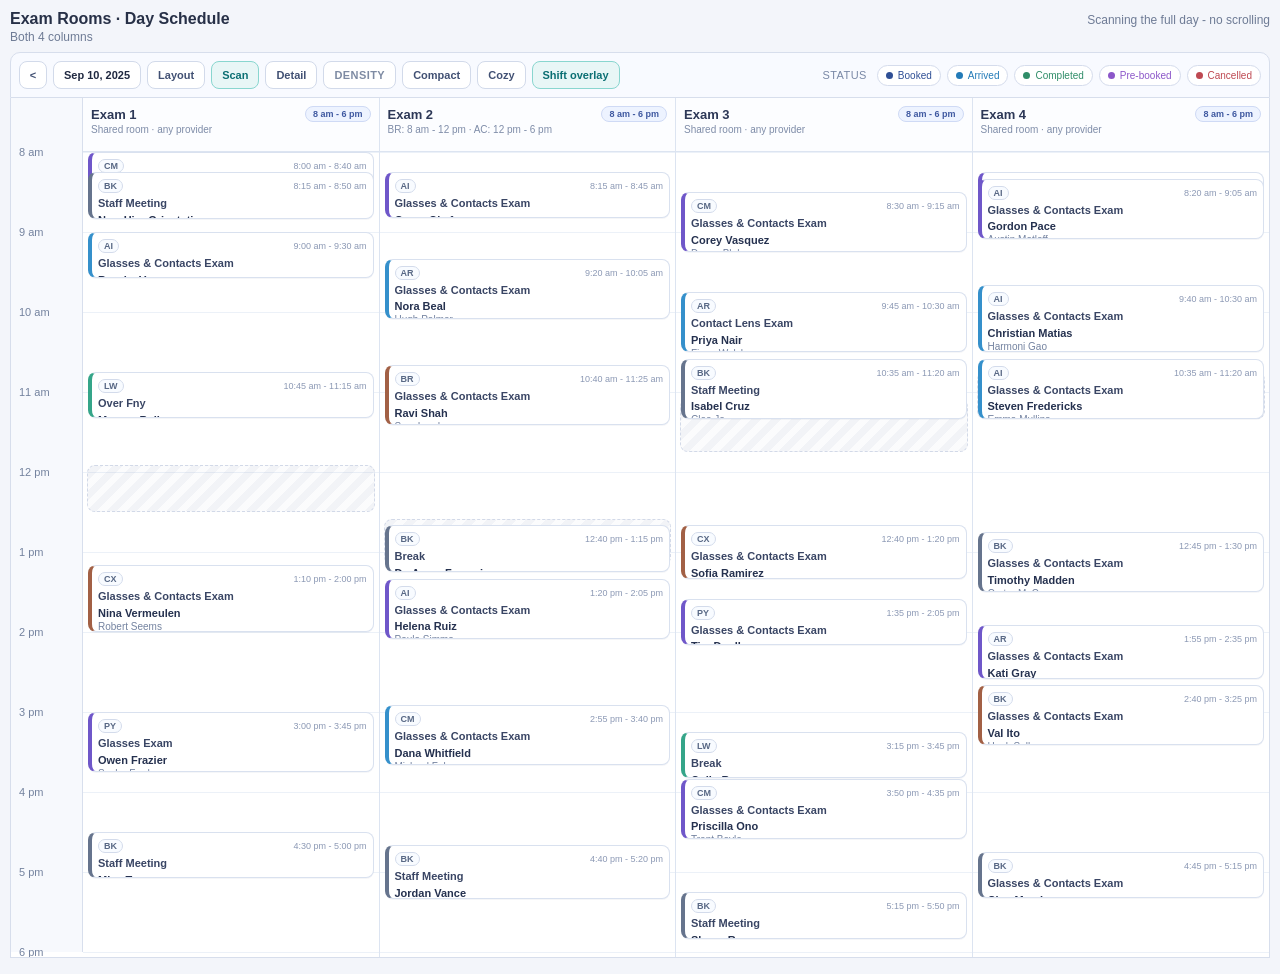
<file: index.html>
<!DOCTYPE html>
<html lang="en">
  <head>
    <meta charset="UTF-8" />
    <meta name="viewport" content="width=device-width, initial-scale=1.0" />
    <title>Exam Rooms - Day Schedule</title>
    <link rel="stylesheet" href="./styles.css" />
  </head>
  <body>
    <main class="app-shell">
      <header class="app-header">
        <div>
          <h1>Exam Rooms · Day Schedule</h1>
          <p>Both 4 columns</p>
        </div>
        <p class="hint">Scanning the full day - no scrolling</p>
      </header>

      <section class="toolbar">
        <div class="left-controls">
          <button aria-label="Previous day" class="icon-btn">&lt;</button>
          <button class="pill strong">Sep 10, 2025</button>
          <button class="pill">Layout</button>
          <button class="pill selected">Scan</button>
          <button class="pill">Detail</button>
          <button class="pill subtle">Density</button>
          <button class="pill">Compact</button>
          <button class="pill">Cozy</button>
          <button class="pill selected">Shift overlay</button>
        </div>

        <div class="status-group">
          <span class="status-label">Status</span>
          <span class="status-chip booked">Booked</span>
          <span class="status-chip arrived">Arrived</span>
          <span class="status-chip completed">Completed</span>
          <span class="status-chip prebooked">Pre-booked</span>
          <span class="status-chip cancelled">Cancelled</span>
        </div>
      </section>

      <section class="schedule-board" id="schedule-board">
        <aside class="time-rail" id="time-rail"></aside>
        <div class="room-columns" id="room-columns"></div>
      </section>
    </main>
    <script src="./script.js"></script>
  </body>
</html>
</file>
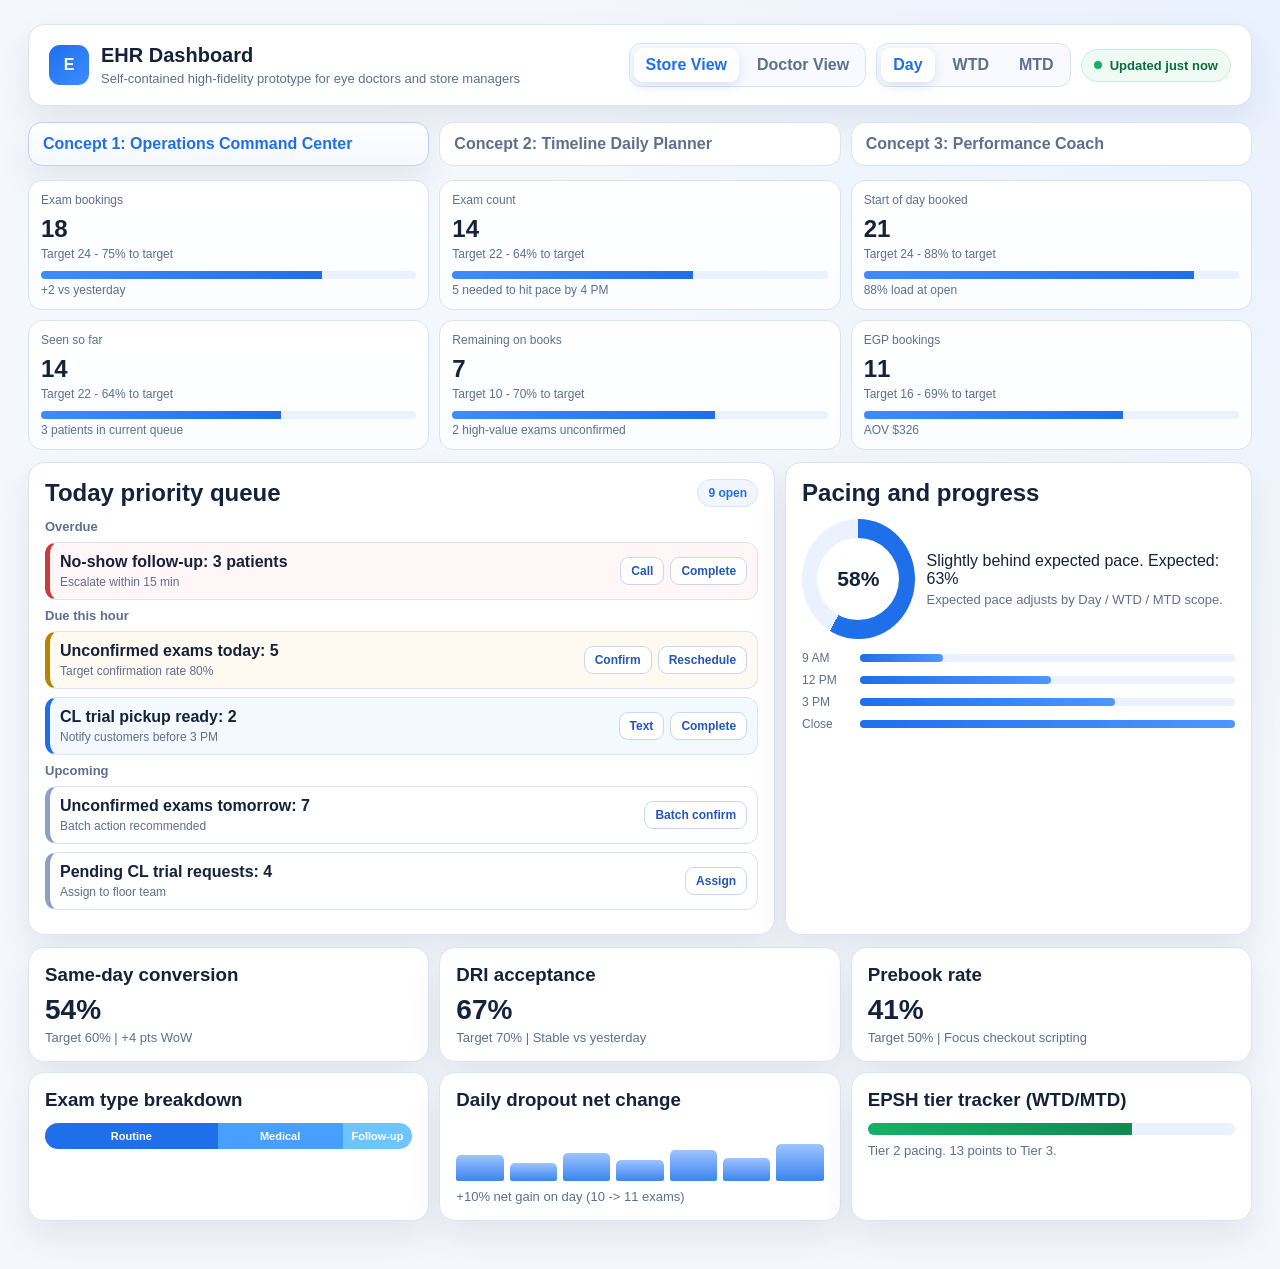
<file: ehr-dashboard-prototype-self-contained.html>
<!DOCTYPE html>
<html lang="en">
  <head>
    <meta charset="UTF-8" />
    <meta name="viewport" content="width=device-width, initial-scale=1.0" />
    <title>EHR Dashboard Prototype - Self Contained</title>
    <style>
      :root {
        --bg: #f4f7fb;
        --surface: #ffffff;
        --surface-soft: #f8faff;
        --text: #15223b;
        --text-soft: #5f6f8f;
        --border: #dce4f4;
        --primary: #1f6feb;
        --danger: #cc3b3b;
        --warning: #b98300;
        --shadow: 0 16px 34px rgba(20, 38, 76, 0.08);
      }

      * {
        box-sizing: border-box;
      }

      body {
        margin: 0;
        background: radial-gradient(circle at top right, #e9f1ff 0%, var(--bg) 42%);
        color: var(--text);
        font-family: Inter, Segoe UI, Roboto, Helvetica, Arial, sans-serif;
      }

      .page {
        max-width: 1480px;
        margin: 0 auto;
        padding: 24px 28px 48px;
      }

      .topbar {
        background: var(--surface);
        border: 1px solid var(--border);
        border-radius: 16px;
        padding: 18px 20px;
        box-shadow: var(--shadow);
        display: flex;
        align-items: center;
        justify-content: space-between;
        gap: 16px;
        flex-wrap: wrap;
      }

      .brand {
        display: flex;
        align-items: center;
        gap: 12px;
      }

      .brand-mark {
        width: 40px;
        height: 40px;
        border-radius: 11px;
        display: grid;
        place-items: center;
        font-weight: 800;
        color: #fff;
        background: linear-gradient(140deg, #1f6feb, #3d8cff);
      }

      h1,
      h2,
      h3,
      h4,
      p {
        margin: 0;
      }

      h1 {
        font-size: 20px;
      }

      .subtle {
        margin-top: 4px;
        color: var(--text-soft);
        font-size: 13px;
      }

      .controls {
        display: flex;
        align-items: center;
        gap: 10px;
        flex-wrap: wrap;
      }

      .segmented {
        display: flex;
        gap: 6px;
        border: 1px solid var(--border);
        background: var(--surface-soft);
        border-radius: 12px;
        padding: 4px;
      }

      .segmented button {
        border: none;
        border-radius: 9px;
        padding: 8px 12px;
        background: transparent;
        color: var(--text-soft);
        font-weight: 600;
        cursor: pointer;
      }

      .segmented button.is-active {
        background: var(--surface);
        color: var(--primary);
        box-shadow: 0 4px 12px rgba(34, 76, 153, 0.14);
      }

      .status-pill {
        display: inline-flex;
        align-items: center;
        gap: 8px;
        background: #effaf4;
        color: #0d6d41;
        border: 1px solid #caeedd;
        border-radius: 999px;
        padding: 8px 12px;
        font-size: 13px;
        font-weight: 600;
      }

      .dot {
        width: 8px;
        height: 8px;
        border-radius: 50%;
        background: #15b268;
      }

      .concept-nav {
        margin-top: 16px;
        display: grid;
        grid-template-columns: repeat(3, minmax(0, 1fr));
        gap: 10px;
      }

      .concept-nav button {
        border: 1px solid var(--border);
        border-radius: 14px;
        background: var(--surface);
        color: var(--text-soft);
        text-align: left;
        padding: 12px 14px;
        font-weight: 700;
        cursor: pointer;
      }

      .concept-nav button.is-active {
        color: var(--primary);
        border-color: #bad0ff;
        background: linear-gradient(180deg, #ffffff, #f4f8ff);
        box-shadow: var(--shadow);
      }

      .concept {
        margin-top: 14px;
        display: none;
      }

      .concept.is-active {
        display: block;
      }

      .panel {
        border: 1px solid var(--border);
        background: var(--surface);
        border-radius: 16px;
        padding: 16px;
        box-shadow: var(--shadow);
      }

      .panel-header {
        display: flex;
        align-items: center;
        justify-content: space-between;
        margin-bottom: 12px;
      }

      .badge {
        font-size: 12px;
        font-weight: 700;
        border: 1px solid #d6e4ff;
        background: #f2f7ff;
        color: var(--primary);
        border-radius: 999px;
        padding: 6px 10px;
      }

      .kpi-grid {
        display: grid;
        grid-template-columns: repeat(6, minmax(0, 1fr));
        gap: 10px;
      }

      .metric-card {
        background: linear-gradient(180deg, #fff, #fbfdff);
        border: 1px solid #d9e2f5;
        border-radius: 14px;
        padding: 12px;
      }

      .metric-label {
        color: var(--text-soft);
        font-size: 12px;
      }

      .metric-actual {
        margin-top: 8px;
        font-size: 24px;
      }

      .metric-target,
      .metric-trend {
        margin-top: 4px;
        color: var(--text-soft);
        font-size: 12px;
      }

      .progress-track {
        margin-top: 10px;
        height: 8px;
        background: #ebf1ff;
        border-radius: 999px;
        overflow: hidden;
      }

      .progress-fill {
        display: block;
        height: 100%;
        width: 0;
        background: linear-gradient(90deg, #3d8cff, #1f6feb);
      }

      .content-grid {
        margin-top: 12px;
        display: grid;
        grid-template-columns: 1.6fr 1fr;
        gap: 10px;
      }

      .task-group h3 {
        margin: 8px 0;
        font-size: 13px;
        color: var(--text-soft);
      }

      .task-item {
        border: 1px solid var(--border);
        border-left-width: 5px;
        border-radius: 12px;
        padding: 10px;
        display: flex;
        justify-content: space-between;
        gap: 10px;
        align-items: center;
        margin-bottom: 8px;
      }

      .task-item.danger {
        border-left-color: var(--danger);
        background: #fff7f7;
      }

      .task-item.warning {
        border-left-color: var(--warning);
        background: #fffaf1;
      }

      .task-item.info {
        border-left-color: var(--primary);
        background: #f4f8ff;
      }

      .task-item.neutral {
        border-left-color: #8ba0c6;
      }

      .task-title {
        font-weight: 700;
      }

      .task-meta {
        margin-top: 4px;
        color: var(--text-soft);
        font-size: 12px;
      }

      .task-actions {
        display: flex;
        gap: 6px;
        flex-wrap: wrap;
      }

      button {
        font: inherit;
      }

      .task-actions button,
      .event button,
      .next-action button,
      .action-workspace button {
        border: 1px solid #c8d6f7;
        background: #fff;
        color: #2357ba;
        border-radius: 9px;
        padding: 6px 10px;
        font-size: 12px;
        font-weight: 700;
        cursor: pointer;
      }

      .donut-wrap {
        display: flex;
        align-items: center;
        gap: 12px;
      }

      .donut {
        width: 120px;
        height: 120px;
        border-radius: 50%;
        display: grid;
        place-items: center;
        background: conic-gradient(#1f6feb 0deg, #1f6feb 220deg, #ebf1ff 220deg);
      }

      .donut:before {
        content: "";
        width: 82px;
        height: 82px;
        border-radius: 50%;
        background: var(--surface);
      }

      .donut span {
        position: absolute;
        font-weight: 800;
        font-size: 21px;
      }

      .progress-ladder {
        margin-top: 12px;
        display: grid;
        gap: 8px;
      }

      .progress-ladder > div {
        display: grid;
        grid-template-columns: 50px 1fr;
        gap: 8px;
        font-size: 12px;
        color: var(--text-soft);
        align-items: center;
      }

      .ladder-bar {
        height: 8px;
        border-radius: 999px;
        background: #ebf1ff;
      }

      .ladder-bar span {
        display: block;
        height: 100%;
        background: linear-gradient(90deg, #1f6feb, #4f96ff);
        border-radius: inherit;
      }

      .secondary-grid {
        margin-top: 12px;
        display: grid;
        grid-template-columns: repeat(6, minmax(0, 1fr));
        gap: 10px;
      }

      .mini-stat .big {
        font-size: 28px;
        font-weight: 800;
        margin-top: 8px;
      }

      .stacked-bar {
        display: flex;
        margin-top: 12px;
        border-radius: 999px;
        overflow: hidden;
        height: 26px;
      }

      .stacked-bar span {
        display: grid;
        place-items: center;
        color: #fff;
        font-size: 11px;
        font-weight: 700;
      }

      .s1 {
        background: #1f6feb;
      }
      .s2 {
        background: #47a0ff;
      }
      .s3 {
        background: #6cc5ff;
      }

      .sparkline {
        margin-top: 12px;
        display: grid;
        grid-template-columns: repeat(7, 1fr);
        gap: 6px;
        height: 58px;
        align-items: end;
      }

      .sparkline span {
        border-radius: 5px 5px 2px 2px;
        background: linear-gradient(180deg, #9dc4ff, #3c84ef);
      }

      .tier-track {
        margin-top: 12px;
        height: 12px;
        border-radius: 999px;
        background: #ecf2fd;
        overflow: hidden;
      }

      .tier-track span {
        display: block;
        height: 100%;
        width: 0;
        background: linear-gradient(90deg, #13b267, #118a53);
      }

      .planner-layout {
        display: grid;
        grid-template-columns: 230px 1fr 310px;
        gap: 10px;
      }

      .filter-block {
        margin-top: 12px;
      }

      .filter-block label {
        display: block;
        margin-bottom: 6px;
        font-size: 12px;
        color: var(--text-soft);
      }

      select {
        width: 100%;
        border: 1px solid var(--border);
        border-radius: 9px;
        padding: 8px;
      }

      .next-action {
        border: 1px dashed #bed2ff;
        background: #f5f9ff;
        border-radius: 12px;
        padding: 12px;
        display: flex;
        justify-content: space-between;
        align-items: center;
        gap: 12px;
      }

      .next-action p {
        color: #1b3b74;
        font-size: 14px;
      }

      .timeline {
        margin-top: 14px;
        display: grid;
        grid-template-columns: 66px 1fr;
        gap: 12px;
      }

      .time-col {
        display: grid;
        gap: 31px;
        color: var(--text-soft);
        font-size: 12px;
      }

      .event-col {
        display: grid;
        gap: 10px;
      }

      .event {
        border: 1px solid var(--border);
        border-left-width: 5px;
        border-radius: 11px;
        background: #fff;
        padding: 11px;
      }

      .event.high {
        border-left-color: var(--danger);
      }
      .event.medium {
        border-left-color: var(--warning);
      }
      .event.low {
        border-left-color: #7c95c5;
      }

      .event p {
        margin-top: 5px;
        color: var(--text-soft);
        font-size: 12px;
      }

      .event div {
        margin-top: 8px;
      }

      .rail-metric {
        margin-top: 10px;
        border: 1px solid var(--border);
        background: #fbfdff;
        border-radius: 10px;
        padding: 10px;
      }

      .rail-metric h4 {
        color: var(--text-soft);
        font-size: 13px;
      }

      .rail-metric p {
        margin-top: 6px;
        font-size: 19px;
        font-weight: 800;
      }

      .thermometer {
        margin-top: 14px;
        background: #edf3ff;
        height: 18px;
        border-radius: 999px;
        overflow: hidden;
      }

      .thermo-fill {
        width: 0;
        height: 100%;
        background: linear-gradient(90deg, #1f6feb, #55a0ff);
      }

      .goal-storyboard {
        background: linear-gradient(130deg, #182f5c, #1f478a);
        color: #f0f5ff;
        border: none;
      }

      .goal-storyboard p {
        margin-top: 8px;
        font-size: 17px;
      }

      .coach-grid {
        margin-top: 12px;
        display: grid;
        grid-template-columns: 1.6fr 1fr 1fr;
        gap: 10px;
      }

      #paceChart {
        margin-top: 10px;
        width: 100%;
        height: 220px;
        border: 1px solid #e4ebfa;
        border-radius: 10px;
        background: repeating-linear-gradient(
            to top,
            #f6f9ff,
            #f6f9ff 43px,
            #edf3ff 43px,
            #edf3ff 44px
          ),
          repeating-linear-gradient(to right, transparent, transparent 72px, #eff4ff 73px, #eff4ff 74px);
      }

      .line {
        fill: none;
        stroke-width: 4;
        stroke-linecap: round;
        stroke-linejoin: round;
      }

      .line.target {
        stroke: #9baecc;
      }
      .line.expected {
        stroke: #47a0ff;
      }
      .line.actual {
        stroke: #1f6feb;
      }

      .waterfall {
        margin-top: 10px;
        display: grid;
        gap: 8px;
      }

      .wf-row {
        display: grid;
        grid-template-columns: 110px 1fr 46px;
        align-items: center;
        gap: 10px;
        font-size: 12px;
      }

      .wf-bar {
        height: 16px;
        border-radius: 5px;
        background: #ebf1ff;
        overflow: hidden;
      }

      .wf-bar span {
        display: block;
        height: 100%;
        background: linear-gradient(90deg, #4f96ff, #1f6feb);
      }

      .tier-track.large {
        height: 16px;
      }

      .action-workspace {
        margin-top: 12px;
      }

      table {
        margin-top: 8px;
        width: 100%;
        border-collapse: collapse;
        font-size: 13px;
      }

      th,
      td {
        border-bottom: 1px solid #e9eefb;
        text-align: left;
        padding: 10px 8px;
      }

      th {
        color: var(--text-soft);
        font-size: 12px;
      }

      .tag {
        display: inline-flex;
        align-items: center;
        border-radius: 999px;
        padding: 4px 8px;
        font-size: 11px;
        font-weight: 700;
      }

      .tag.high {
        background: #ffeaea;
        color: #a32d2d;
      }

      .tag.medium {
        background: #fff6df;
        color: #946504;
      }

      @media (max-width: 1320px) {
        .kpi-grid {
          grid-template-columns: repeat(3, minmax(0, 1fr));
        }

        .secondary-grid {
          grid-template-columns: repeat(3, minmax(0, 1fr));
        }

        .planner-layout,
        .coach-grid {
          grid-template-columns: 1fr;
        }
      }

      @media (max-width: 900px) {
        .concept-nav {
          grid-template-columns: 1fr;
        }

        .content-grid,
        .kpi-grid,
        .secondary-grid {
          grid-template-columns: 1fr;
        }
      }
    </style>
  </head>
  <body>
    <div class="page">
      <header class="topbar">
        <div class="brand">
          <div class="brand-mark">E</div>
          <div>
            <h1>EHR Dashboard</h1>
            <p class="subtle">Self-contained high-fidelity prototype for eye doctors and store managers</p>
          </div>
        </div>
        <div class="controls">
          <div class="segmented" id="modeToggle">
            <button class="is-active" data-mode="store">Store View</button>
            <button data-mode="doctor">Doctor View</button>
          </div>
          <div class="segmented" id="periodToggle">
            <button class="is-active" data-period="day">Day</button>
            <button data-period="wtd">WTD</button>
            <button data-period="mtd">MTD</button>
          </div>
          <div class="status-pill">
            <span class="dot"></span>
            <span id="liveStamp">Updated just now</span>
          </div>
        </div>
      </header>

      <nav class="concept-nav" id="conceptNav">
        <button class="is-active" data-concept="concept-1">Concept 1: Operations Command Center</button>
        <button data-concept="concept-2">Concept 2: Timeline Daily Planner</button>
        <button data-concept="concept-3">Concept 3: Performance Coach</button>
      </nav>

      <main>
        <section class="concept is-active" id="concept-1">
          <div class="kpi-grid">
            <article class="metric-card" data-metric="examBookings">
              <p class="metric-label">Exam bookings</p>
              <h3 class="metric-actual"></h3>
              <p class="metric-target"></p>
              <div class="progress-track"><span class="progress-fill"></span></div>
              <p class="metric-trend"></p>
            </article>
            <article class="metric-card" data-metric="examCount">
              <p class="metric-label">Exam count</p>
              <h3 class="metric-actual"></h3>
              <p class="metric-target"></p>
              <div class="progress-track"><span class="progress-fill"></span></div>
              <p class="metric-trend"></p>
            </article>
            <article class="metric-card" data-metric="startOfDayBooked">
              <p class="metric-label">Start of day booked</p>
              <h3 class="metric-actual"></h3>
              <p class="metric-target"></p>
              <div class="progress-track"><span class="progress-fill"></span></div>
              <p class="metric-trend"></p>
            </article>
            <article class="metric-card" data-metric="seenSoFar">
              <p class="metric-label">Seen so far</p>
              <h3 class="metric-actual"></h3>
              <p class="metric-target"></p>
              <div class="progress-track"><span class="progress-fill"></span></div>
              <p class="metric-trend"></p>
            </article>
            <article class="metric-card" data-metric="remainingOnBooks">
              <p class="metric-label">Remaining on books</p>
              <h3 class="metric-actual"></h3>
              <p class="metric-target"></p>
              <div class="progress-track"><span class="progress-fill"></span></div>
              <p class="metric-trend"></p>
            </article>
            <article class="metric-card" data-metric="egpBookings">
              <p class="metric-label">EGP bookings</p>
              <h3 class="metric-actual"></h3>
              <p class="metric-target"></p>
              <div class="progress-track"><span class="progress-fill"></span></div>
              <p class="metric-trend"></p>
            </article>
          </div>

          <div class="content-grid">
            <section class="panel">
              <div class="panel-header">
                <h2>Today priority queue</h2>
                <span class="badge">9 open</span>
              </div>
              <div class="task-group">
                <h3>Overdue</h3>
                <div class="task-item danger">
                  <div>
                    <p class="task-title">No-show follow-up: 3 patients</p>
                    <p class="task-meta">Escalate within 15 min</p>
                  </div>
                  <div class="task-actions"><button>Call</button><button>Complete</button></div>
                </div>
              </div>
              <div class="task-group">
                <h3>Due this hour</h3>
                <div class="task-item warning">
                  <div>
                    <p class="task-title">Unconfirmed exams today: 5</p>
                    <p class="task-meta">Target confirmation rate 80%</p>
                  </div>
                  <div class="task-actions"><button>Confirm</button><button>Reschedule</button></div>
                </div>
                <div class="task-item info">
                  <div>
                    <p class="task-title">CL trial pickup ready: 2</p>
                    <p class="task-meta">Notify customers before 3 PM</p>
                  </div>
                  <div class="task-actions"><button>Text</button><button>Complete</button></div>
                </div>
              </div>
              <div class="task-group">
                <h3>Upcoming</h3>
                <div class="task-item neutral">
                  <div>
                    <p class="task-title">Unconfirmed exams tomorrow: 7</p>
                    <p class="task-meta">Batch action recommended</p>
                  </div>
                  <div class="task-actions"><button>Batch confirm</button></div>
                </div>
                <div class="task-item neutral">
                  <div>
                    <p class="task-title">Pending CL trial requests: 4</p>
                    <p class="task-meta">Assign to floor team</p>
                  </div>
                  <div class="task-actions"><button>Assign</button></div>
                </div>
              </div>
            </section>

            <section class="panel">
              <div class="panel-header"><h2>Pacing and progress</h2></div>
              <div class="donut-wrap">
                <div class="donut" id="paceDonut"><span id="pacePercent"></span></div>
                <div>
                  <p id="paceLine"></p>
                  <p class="subtle">Expected pace adjusts by Day / WTD / MTD scope.</p>
                </div>
              </div>
              <div class="progress-ladder">
                <div><span>9 AM</span><div class="ladder-bar"><span style="width: 22%"></span></div></div>
                <div><span>12 PM</span><div class="ladder-bar"><span style="width: 51%"></span></div></div>
                <div><span>3 PM</span><div class="ladder-bar"><span style="width: 68%"></span></div></div>
                <div><span>Close</span><div class="ladder-bar"><span style="width: 100%"></span></div></div>
              </div>
            </section>
          </div>

          <div class="secondary-grid">
            <article class="panel mini-stat" data-percent-metric="sameDayConversion">
              <h3>Same-day conversion</h3>
              <p class="big"></p>
              <p class="subtle"></p>
            </article>
            <article class="panel mini-stat" data-percent-metric="driAcceptance">
              <h3>DRI acceptance</h3>
              <p class="big"></p>
              <p class="subtle"></p>
            </article>
            <article class="panel mini-stat" data-percent-metric="prebookRate">
              <h3>Prebook rate</h3>
              <p class="big"></p>
              <p class="subtle"></p>
            </article>
            <article class="panel">
              <h3>Exam type breakdown</h3>
              <div class="stacked-bar">
                <span style="width: 47%" class="s1">Routine</span>
                <span style="width: 34%" class="s2">Medical</span>
                <span style="width: 19%" class="s3">Follow-up</span>
              </div>
            </article>
            <article class="panel">
              <h3>Daily dropout net change</h3>
              <div class="sparkline">
                <span style="height: 45%"></span><span style="height: 31%"></span
                ><span style="height: 49%"></span><span style="height: 37%"></span
                ><span style="height: 54%"></span><span style="height: 40%"></span
                ><span style="height: 63%"></span>
              </div>
              <p id="dropoutLabel" class="subtle" style="margin-top: 8px"></p>
            </article>
            <article class="panel">
              <h3>EPSH tier tracker (WTD/MTD)</h3>
              <div class="tier-track"><span id="tierProgress"></span></div>
              <p id="tierLabel" class="subtle" style="margin-top: 8px"></p>
            </article>
          </div>
        </section>

        <section class="concept" id="concept-2">
          <div class="planner-layout">
            <aside class="panel">
              <h2>Filters</h2>
              <div class="filter-block">
                <label>Doctor</label>
                <select>
                  <option>All doctors</option>
                  <option>Dr. Rivera</option>
                  <option>Dr. Shah</option>
                </select>
              </div>
              <div class="filter-block">
                <label>Task type</label>
                <select>
                  <option>All tasks</option>
                  <option>Outreach</option>
                  <option>CL trials</option>
                  <option>Confirmation</option>
                </select>
              </div>
              <div class="filter-block">
                <label>Urgency</label>
                <select>
                  <option>All</option>
                  <option>High</option>
                  <option>Medium</option>
                  <option>Low</option>
                </select>
              </div>
              <div class="filter-block">
                <label>Status</label>
                <select>
                  <option>Open</option>
                  <option>In progress</option>
                  <option>Done</option>
                </select>
              </div>
            </aside>

            <section class="panel">
              <div class="panel-header">
                <h2>Timeline workspace</h2>
                <span class="badge">Queue health <strong id="queueHealth">82%</strong></span>
              </div>
              <div class="next-action">
                <p><strong>Next best action:</strong> Confirm 3 high-value exams scheduled in next 2 hours.</p>
                <button>Run batch confirm</button>
              </div>
              <div class="timeline">
                <div class="time-col">
                  <span>8 AM</span><span>10 AM</span><span>12 PM</span><span>2 PM</span><span>4 PM</span
                  ><span>6 PM</span>
                </div>
                <div class="event-col">
                  <article class="event high">
                    <h3>No-show outreach</h3>
                    <p>3 patients - SLA 20 min</p>
                    <div><button>Call all</button> <button>Assign</button></div>
                  </article>
                  <article class="event medium">
                    <h3>Same-day schedule patients</h3>
                    <p>6 patients to engage</p>
                    <div><button>Text</button> <button>Log outcome</button></div>
                  </article>
                  <article class="event medium">
                    <h3>CL pickup ready</h3>
                    <p>2 trial orders available in-store</p>
                    <div><button>Notify</button></div>
                  </article>
                  <article class="event high">
                    <h3>Unconfirmed exams today</h3>
                    <p>5 remaining confirmations</p>
                    <div><button>Confirm</button> <button>Reschedule</button></div>
                  </article>
                  <article class="event low">
                    <h3>Unconfirmed +1 and +2 day</h3>
                    <p>7 tomorrow - 4 day-after</p>
                    <div><button>Batch outreach</button></div>
                  </article>
                </div>
              </div>
            </section>

            <aside class="panel">
              <h2>Performance snapshot</h2>
              <div class="rail-metric" data-rail="examBookings"></div>
              <div class="rail-metric" data-rail="examCount"></div>
              <div class="rail-metric" data-rail="seenSoFar"></div>
              <div class="rail-metric" data-rail="remainingOnBooks"></div>
              <div class="thermometer"><div class="thermo-fill" id="thermoFill"></div></div>
              <p id="thermoLabel" class="subtle" style="margin-top: 8px"></p>
            </aside>
          </div>
        </section>

        <section class="concept" id="concept-3">
          <article class="panel goal-storyboard">
            <h2>Goal storyboard</h2>
            <p id="goalSummary"></p>
          </article>

          <div class="coach-grid">
            <article class="panel">
              <h3>Actual vs target vs expected pace</h3>
              <svg id="paceChart" viewBox="0 0 520 220" preserveAspectRatio="none">
                <polyline id="lineTarget" class="line target"></polyline>
                <polyline id="lineExpected" class="line expected"></polyline>
                <polyline id="lineActual" class="line actual"></polyline>
              </svg>
            </article>
            <article class="panel">
              <h3>Exam flow waterfall</h3>
              <div class="waterfall" id="waterfall"></div>
            </article>
            <article class="panel">
              <h3>EPSH tier progress</h3>
              <div class="tier-track large"><span id="coachTierProgress"></span></div>
              <p id="coachTierLabel" class="subtle" style="margin-top: 8px"></p>
            </article>
          </div>

          <article class="panel action-workspace">
            <h3>Goal-to-action workspace</h3>
            <table>
              <thead>
                <tr>
                  <th>Metric at risk</th>
                  <th>Recommended task</th>
                  <th>Impact</th>
                  <th>Owner</th>
                  <th>SLA</th>
                  <th>Action</th>
                </tr>
              </thead>
              <tbody>
                <tr>
                  <td>Exam count pacing</td>
                  <td>Call same-day leads not scheduled</td>
                  <td><span class="tag high">High</span></td>
                  <td>Store team</td>
                  <td>30 min</td>
                  <td><button>Start task</button></td>
                </tr>
                <tr>
                  <td>Prebook rate</td>
                  <td>Prompt prebook script at checkout</td>
                  <td><span class="tag medium">Medium</span></td>
                  <td>Doctor</td>
                  <td>Today</td>
                  <td><button>Open script</button></td>
                </tr>
                <tr>
                  <td>Dropout net change</td>
                  <td>Recover canceled slots from waitlist</td>
                  <td><span class="tag high">High</span></td>
                  <td>Front desk</td>
                  <td>45 min</td>
                  <td><button>Recover slots</button></td>
                </tr>
              </tbody>
            </table>
          </article>
        </section>
      </main>
    </div>

    <script>
      const dashboardData = {
        store: {
          day: {
            core: {
              examBookings: { actual: 18, target: 24, trend: "+2 vs yesterday" },
              examCount: { actual: 14, target: 22, trend: "5 needed to hit pace by 4 PM" },
              startOfDayBooked: { actual: 21, target: 24, trend: "88% load at open" },
              seenSoFar: { actual: 14, target: 22, trend: "3 patients in current queue" },
              remainingOnBooks: { actual: 7, target: 10, trend: "2 high-value exams unconfirmed" },
              egpBookings: { actual: 11, target: 16, trend: "AOV $326" }
            },
            pacing: { percent: 58, expected: 63, status: "Slightly behind expected pace." },
            secondary: {
              sameDayConversion: { value: 54, detail: "Target 60% | +4 pts WoW" },
              driAcceptance: { value: 67, detail: "Target 70% | Stable vs yesterday" },
              prebookRate: { value: 41, detail: "Target 50% | Focus checkout scripting" }
            },
            dropout: { label: "+10% net gain on day (10 -> 11 exams)" },
            epsh: { progress: 72, label: "Tier 2 pacing. 13 points to Tier 3." },
            coach: {
              summary: "Today target: 22 exams | Current: 14 | On pace: No | Needed by 3 PM: +4 completed exams",
              lines: {
                target: [8, 18, 30, 45, 62, 78, 92, 100],
                expected: [6, 14, 27, 41, 58, 71, 85, 96],
                actual: [4, 11, 20, 31, 44, 58, 67, 73]
              },
              waterfall: [
                { label: "Booked AM", value: 21 },
                { label: "Seen", value: 14 },
                { label: "No-shows", value: 3 },
                { label: "Recovered", value: 2 },
                { label: "Net total", value: 13 }
              ]
            },
            planner: { queueHealth: 82 }
          },
          wtd: {
            core: {
              examBookings: { actual: 94, target: 110, trend: "86% to weekly target" },
              examCount: { actual: 79, target: 98, trend: "Need 19 by week close" },
              startOfDayBooked: { actual: 110, target: 120, trend: "Front-loaded well this week" },
              seenSoFar: { actual: 79, target: 98, trend: "Consistent throughput trend" },
              remainingOnBooks: { actual: 31, target: 42, trend: "Pipeline healthy for Fri/Sat" },
              egpBookings: { actual: 56, target: 68, trend: "AOV $334" }
            },
            pacing: { percent: 74, expected: 70, status: "Ahead of expected weekly pace." },
            secondary: {
              sameDayConversion: { value: 58, detail: "Target 60% | +2 pts vs last week" },
              driAcceptance: { value: 71, detail: "Target 70% | Above target" },
              prebookRate: { value: 46, detail: "Target 50% | Improving trend" }
            },
            dropout: { label: "+4% net change WTD" },
            epsh: { progress: 78, label: "Tier 2 secure. Near Tier 3 threshold." },
            coach: {
              summary: "WTD target: 98 exams | Current: 79 | On pace: Yes | Remaining: 19 exams this week",
              lines: {
                target: [12, 24, 38, 52, 68, 82, 94, 100],
                expected: [10, 21, 33, 47, 61, 76, 88, 97],
                actual: [11, 22, 36, 50, 67, 79, 89, 98]
              },
              waterfall: [
                { label: "Booked", value: 110 },
                { label: "Seen", value: 79 },
                { label: "No-shows", value: 12 },
                { label: "Recovered", value: 8 },
                { label: "Net total", value: 75 }
              ]
            },
            planner: { queueHealth: 88 }
          },
          mtd: {
            core: {
              examBookings: { actual: 401, target: 460, trend: "87% to month target" },
              examCount: { actual: 349, target: 420, trend: "Need 71 to close month" },
              startOfDayBooked: { actual: 460, target: 500, trend: "Strong opening funnel this month" },
              seenSoFar: { actual: 349, target: 420, trend: "Retention holding above plan" },
              remainingOnBooks: { actual: 111, target: 140, trend: "Upside available in follow-ups" },
              egpBookings: { actual: 231, target: 280, trend: "AOV $339" }
            },
            pacing: { percent: 83, expected: 79, status: "Ahead of expected monthly pace." },
            secondary: {
              sameDayConversion: { value: 61, detail: "Target 60% | Sustained gain" },
              driAcceptance: { value: 73, detail: "Target 70% | Healthy margin" },
              prebookRate: { value: 49, detail: "Target 50% | Almost at target" }
            },
            dropout: { label: "+2% net change MTD" },
            epsh: { progress: 86, label: "Tier 3 tracking. 9 points to max tier." },
            coach: {
              summary:
                "MTD target: 420 exams | Current: 349 | On pace: Yes | Required close pace: +12 exams/day",
              lines: {
                target: [9, 20, 31, 43, 56, 69, 84, 100],
                expected: [8, 18, 29, 41, 53, 66, 80, 94],
                actual: [9, 19, 32, 45, 59, 74, 87, 99]
              },
              waterfall: [
                { label: "Booked", value: 460 },
                { label: "Seen", value: 349 },
                { label: "No-shows", value: 44 },
                { label: "Recovered", value: 30 },
                { label: "Net total", value: 335 }
              ]
            },
            planner: { queueHealth: 91 }
          }
        },
        doctor: {
          day: {
            core: {
              examBookings: { actual: 7, target: 9, trend: "+1 vs yesterday" },
              examCount: { actual: 6, target: 8, trend: "2 to hit personal pace" },
              startOfDayBooked: { actual: 8, target: 9, trend: "89% loaded at open" },
              seenSoFar: { actual: 6, target: 8, trend: "1 in chair, 1 waiting" },
              remainingOnBooks: { actual: 2, target: 3, trend: "1 unconfirmed high value" },
              egpBookings: { actual: 4, target: 6, trend: "AOV $354" }
            },
            pacing: { percent: 69, expected: 65, status: "Slightly ahead of expected pace." },
            secondary: {
              sameDayConversion: { value: 62, detail: "Target 65% | Close gap with outreach" },
              driAcceptance: { value: 75, detail: "Target 74% | Above target" },
              prebookRate: { value: 47, detail: "Target 52% | Moderate gap" }
            },
            dropout: { label: "0% net change today" },
            epsh: { progress: 74, label: "Tier 2 pacing for individual doctor." },
            coach: {
              summary:
                "Doctor target: 8 exams | Current: 6 | On pace: Yes | Needed by 3 PM: +1 completed exam",
              lines: {
                target: [12, 22, 35, 48, 62, 75, 89, 100],
                expected: [9, 20, 32, 45, 58, 71, 83, 95],
                actual: [11, 19, 34, 50, 63, 73, 84, 92]
              },
              waterfall: [
                { label: "Booked AM", value: 8 },
                { label: "Seen", value: 6 },
                { label: "No-shows", value: 1 },
                { label: "Recovered", value: 1 },
                { label: "Net total", value: 6 }
              ]
            },
            planner: { queueHealth: 86 }
          },
          wtd: {
            core: {
              examBookings: { actual: 38, target: 45, trend: "84% weekly goal completion" },
              examCount: { actual: 33, target: 40, trend: "Need 7 by week close" },
              startOfDayBooked: { actual: 45, target: 50, trend: "High consistency this week" },
              seenSoFar: { actual: 33, target: 40, trend: "Strong conversion from bookings" },
              remainingOnBooks: { actual: 12, target: 14, trend: "Light confirmation backlog" },
              egpBookings: { actual: 21, target: 26, trend: "AOV $349" }
            },
            pacing: { percent: 79, expected: 72, status: "Ahead of expected weekly pace." },
            secondary: {
              sameDayConversion: { value: 64, detail: "Target 65% | +3 pts vs prior week" },
              driAcceptance: { value: 77, detail: "Target 74% | Excellent trend" },
              prebookRate: { value: 50, detail: "Target 52% | Near target" }
            },
            dropout: { label: "+3% net change WTD" },
            epsh: { progress: 82, label: "Tier 2 solid. Near Tier 3." },
            coach: {
              summary: "WTD doctor target: 40 exams | Current: 33 | On pace: Yes | Remaining: 7 this week",
              lines: {
                target: [10, 23, 36, 50, 64, 79, 90, 100],
                expected: [8, 20, 33, 46, 59, 72, 84, 94],
                actual: [9, 22, 35, 49, 66, 80, 91, 99]
              },
              waterfall: [
                { label: "Booked", value: 45 },
                { label: "Seen", value: 33 },
                { label: "No-shows", value: 4 },
                { label: "Recovered", value: 3 },
                { label: "Net total", value: 32 }
              ]
            },
            planner: { queueHealth: 90 }
          },
          mtd: {
            core: {
              examBookings: { actual: 161, target: 190, trend: "85% monthly completion" },
              examCount: { actual: 141, target: 170, trend: "Need 29 to close month" },
              startOfDayBooked: { actual: 190, target: 210, trend: "Consistent patient pipeline" },
              seenSoFar: { actual: 141, target: 170, trend: "Throughput stable month-over-month" },
              remainingOnBooks: { actual: 49, target: 55, trend: "Opportunity in reminder campaigns" },
              egpBookings: { actual: 95, target: 112, trend: "AOV $357" }
            },
            pacing: { percent: 84, expected: 80, status: "Ahead of expected monthly pace." },
            secondary: {
              sameDayConversion: { value: 66, detail: "Target 65% | Above target" },
              driAcceptance: { value: 79, detail: "Target 74% | Best in district" },
              prebookRate: { value: 53, detail: "Target 52% | Surpassed target" }
            },
            dropout: { label: "+1% net change MTD" },
            epsh: { progress: 89, label: "Tier 3 tracking. Close to max tier." },
            coach: {
              summary:
                "MTD doctor target: 170 exams | Current: 141 | On pace: Yes | Required close pace: +5/day",
              lines: {
                target: [9, 20, 32, 44, 57, 70, 84, 100],
                expected: [8, 18, 29, 41, 53, 67, 81, 94],
                actual: [9, 20, 33, 46, 61, 75, 88, 99]
              },
              waterfall: [
                { label: "Booked", value: 190 },
                { label: "Seen", value: 141 },
                { label: "No-shows", value: 20 },
                { label: "Recovered", value: 15 },
                { label: "Net total", value: 136 }
              ]
            },
            planner: { queueHealth: 92 }
          }
        }
      };

      const state = { mode: "store", period: "day", concept: "concept-1", lastUpdated: new Date() };

      function currentData() {
        return dashboardData[state.mode][state.period];
      }

      function ratio(actual, target) {
        if (!target) return 0;
        return Math.max(0, Math.min(120, Math.round((actual / target) * 100)));
      }

      function updateMetrics() {
        const core = currentData().core;
        document.querySelectorAll(".metric-card").forEach((card) => {
          const key = card.dataset.metric;
          const metric = core[key];
          if (!metric) return;
          const pct = ratio(metric.actual, metric.target);
          card.querySelector(".metric-actual").textContent = metric.actual;
          card.querySelector(".metric-target").textContent = `Target ${metric.target} - ${pct}% to target`;
          card.querySelector(".metric-trend").textContent = metric.trend;
          card.querySelector(".progress-fill").style.width = `${Math.min(pct, 100)}%`;
        });
      }

      function updateSecondary() {
        const data = currentData();
        document.querySelectorAll("[data-percent-metric]").forEach((node) => {
          const key = node.dataset.percentMetric;
          const item = data.secondary[key];
          if (!item) return;
          node.querySelector(".big").textContent = `${item.value}%`;
          node.querySelector(".subtle").textContent = item.detail;
        });
        document.getElementById("dropoutLabel").textContent = data.dropout.label;
        document.getElementById("tierLabel").textContent = data.epsh.label;
        document.getElementById("tierProgress").style.width = `${data.epsh.progress}%`;
      }

      function updatePacing() {
        const pace = currentData().pacing;
        const donut = document.getElementById("paceDonut");
        const deg = Math.round((Math.min(pace.percent, 100) / 100) * 360);
        donut.style.background = `conic-gradient(#1f6feb 0deg, #1f6feb ${deg}deg, #ebf1ff ${deg}deg)`;
        document.getElementById("pacePercent").textContent = `${pace.percent}%`;
        document.getElementById("paceLine").textContent = `${pace.status} Expected: ${pace.expected}%`;
      }

      function updatePlannerRail() {
        const data = currentData();
        const labels = {
          examBookings: "Exam bookings",
          examCount: "Exam count",
          seenSoFar: "Seen so far",
          remainingOnBooks: "Remaining"
        };
        document.querySelectorAll("[data-rail]").forEach((node) => {
          const key = node.dataset.rail;
          const metric = data.core[key];
          node.innerHTML = `<h4>${labels[key]}</h4><p>${metric.actual} / ${metric.target}</p>`;
        });
        document.getElementById("thermoFill").style.width = `${Math.min(data.pacing.percent, 100)}%`;
        document.getElementById("thermoLabel").textContent = `Pace thermometer: ${data.pacing.percent}% to target`;
        document.getElementById("queueHealth").textContent = `${data.planner.queueHealth}%`;
      }

      function toPolyline(values, width, height) {
        const xPad = 16;
        const yPad = 18;
        const usableWidth = width - xPad * 2;
        const usableHeight = height - yPad * 2;
        return values
          .map((value, index) => {
            const x = xPad + (usableWidth * index) / (values.length - 1);
            const y = yPad + usableHeight - (value / 100) * usableHeight;
            return `${x},${y}`;
          })
          .join(" ");
      }

      function updateCoach() {
        const coach = currentData().coach;
        document.getElementById("goalSummary").textContent = coach.summary;
        document.getElementById("lineTarget").setAttribute("points", toPolyline(coach.lines.target, 520, 220));
        document
          .getElementById("lineExpected")
          .setAttribute("points", toPolyline(coach.lines.expected, 520, 220));
        document.getElementById("lineActual").setAttribute("points", toPolyline(coach.lines.actual, 520, 220));
        const maxValue = Math.max(...coach.waterfall.map((item) => item.value));
        document.getElementById("waterfall").innerHTML = coach.waterfall
          .map((row) => {
            const width = Math.round((row.value / maxValue) * 100);
            return `<div class="wf-row"><strong>${row.label}</strong><div class="wf-bar"><span style="width:${width}%"></span></div><span>${row.value}</span></div>`;
          })
          .join("");
        document.getElementById("coachTierProgress").style.width = `${currentData().epsh.progress}%`;
        document.getElementById("coachTierLabel").textContent = currentData().epsh.label;
      }

      function updateLiveStamp() {
        const now = new Date();
        const diffSeconds = Math.floor((now - state.lastUpdated) / 1000);
        let text = "Updated just now";
        if (diffSeconds >= 60) {
          text = `Updated ${Math.floor(diffSeconds / 60)} min ago`;
        } else if (diffSeconds >= 10) {
          text = `Updated ${diffSeconds}s ago`;
        }
        document.getElementById("liveStamp").textContent = text;
      }

      function render() {
        updateMetrics();
        updateSecondary();
        updatePacing();
        updatePlannerRail();
        updateCoach();
        updateLiveStamp();
      }

      function activateInGroup(group, attr, value) {
        group.querySelectorAll("button").forEach((btn) => {
          btn.classList.toggle("is-active", btn.dataset[attr] === value);
        });
      }

      function setupEvents() {
        const modeToggle = document.getElementById("modeToggle");
        modeToggle.addEventListener("click", (event) => {
          const button = event.target.closest("button[data-mode]");
          if (!button) return;
          state.mode = button.dataset.mode;
          activateInGroup(modeToggle, "mode", state.mode);
          state.lastUpdated = new Date();
          render();
        });

        const periodToggle = document.getElementById("periodToggle");
        periodToggle.addEventListener("click", (event) => {
          const button = event.target.closest("button[data-period]");
          if (!button) return;
          state.period = button.dataset.period;
          activateInGroup(periodToggle, "period", state.period);
          state.lastUpdated = new Date();
          render();
        });

        const conceptNav = document.getElementById("conceptNav");
        conceptNav.addEventListener("click", (event) => {
          const button = event.target.closest("button[data-concept]");
          if (!button) return;
          state.concept = button.dataset.concept;
          conceptNav.querySelectorAll("button").forEach((item) => {
            item.classList.toggle("is-active", item.dataset.concept === state.concept);
          });
          document.querySelectorAll(".concept").forEach((concept) => {
            concept.classList.toggle("is-active", concept.id === state.concept);
          });
        });
      }

      function simulateLiveUpdates() {
        const dayStore = dashboardData.store.day.core;
        const dayDoctor = dashboardData.doctor.day.core;
        if (dayStore.seenSoFar.actual < dayStore.examCount.target) {
          dayStore.seenSoFar.actual += 1;
          dayStore.examCount.actual += 1;
          dayStore.remainingOnBooks.actual = Math.max(0, dayStore.remainingOnBooks.actual - 1);
        }
        if (dayDoctor.seenSoFar.actual < dayDoctor.examCount.target) {
          dayDoctor.seenSoFar.actual += 1;
          dayDoctor.examCount.actual += 1;
          dayDoctor.remainingOnBooks.actual = Math.max(0, dayDoctor.remainingOnBooks.actual - 1);
        }
        state.lastUpdated = new Date();
        render();
      }

      setupEvents();
      render();
      setInterval(updateLiveStamp, 1000);
      setInterval(simulateLiveUpdates, 18000);
    </script>
  </body>
</html>
</file>
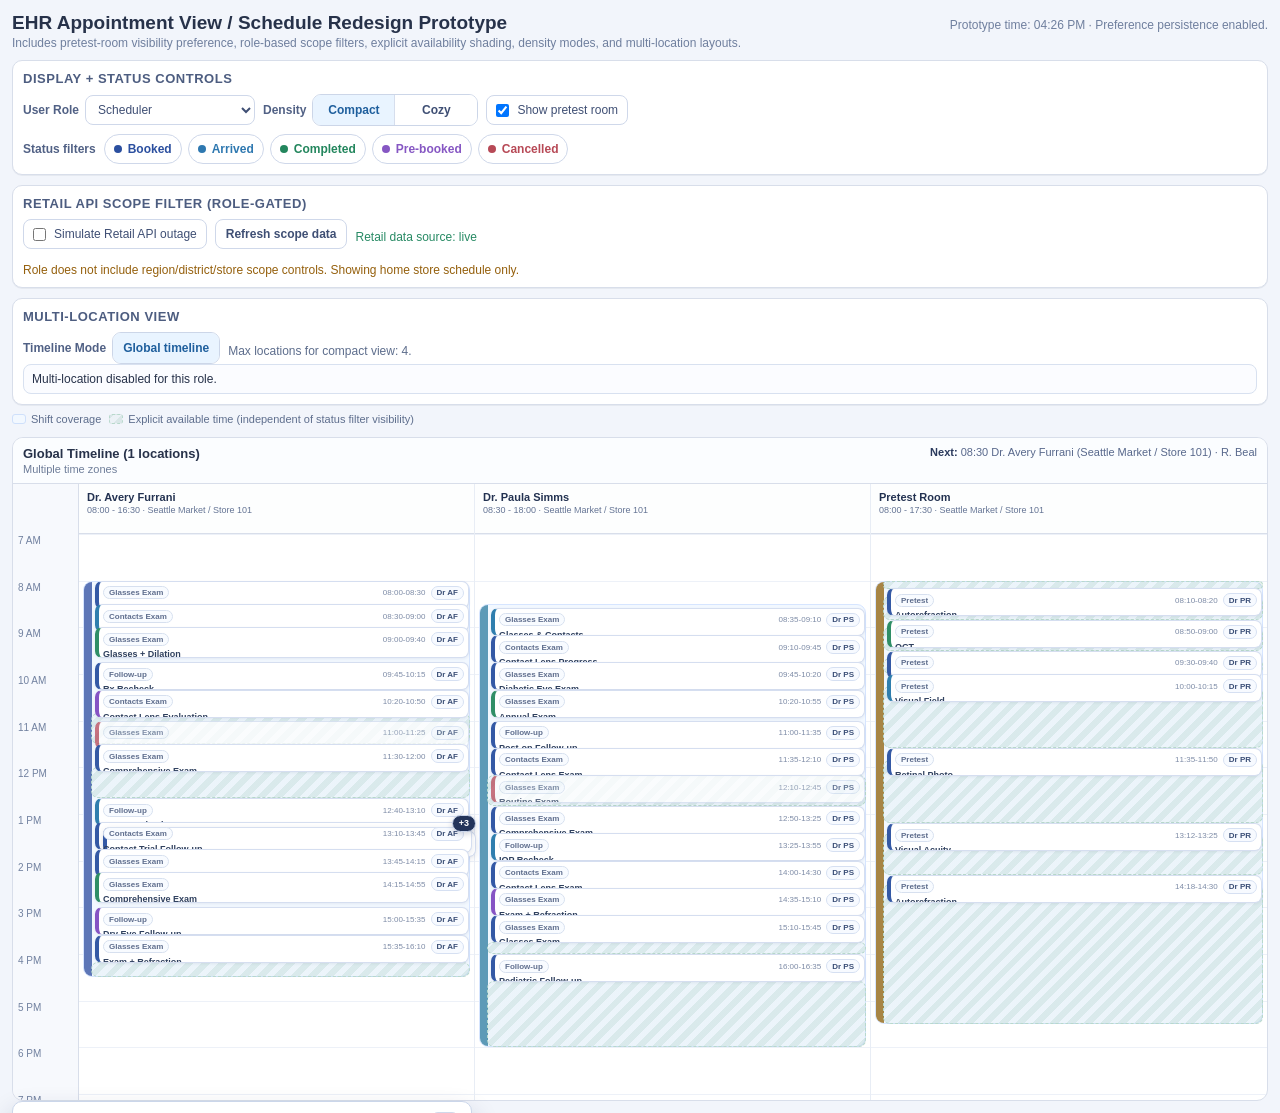
<file: provider-schedule-brief-prototype.html>
<!DOCTYPE html>
<html lang="en">
  <head>
    <meta charset="UTF-8" />
    <meta name="viewport" content="width=device-width, initial-scale=1.0" />
    <title>EHR Appointment View / Schedule Redesign Prototype</title>
    <style>
      :root {
        --page-bg: #f2f5fb;
        --panel-bg: #ffffff;
        --line: #d8deea;
        --line-soft: #e8edf5;
        --text: #27324a;
        --muted: #6f7f9e;
        --accent: #2772c9;
        --success: #278a64;
        --warn: #b06812;
        --danger: #ba4858;
        --radius: 10px;
        --shadow: 0 1px 0 rgba(20, 36, 78, 0.06);
        --dense-board-height: 560px;
        --cozy-board-height: 760px;
      }

      * {
        box-sizing: border-box;
      }

      body {
        margin: 0;
        font-family: Inter, "Segoe UI", Roboto, Arial, sans-serif;
        color: var(--text);
        background: var(--page-bg);
      }

      .app {
        max-width: 1700px;
        margin: 0 auto;
        padding: 12px;
      }

      .page-title {
        display: flex;
        justify-content: space-between;
        align-items: baseline;
        gap: 12px;
      }

      .page-title h1 {
        margin: 0;
        font-size: 19px;
      }

      .page-title p {
        margin: 2px 0 0;
        font-size: 12px;
        color: var(--muted);
      }

      .meta-hint {
        margin: 0;
        font-size: 12px;
        color: var(--muted);
        white-space: nowrap;
      }

      .panel {
        margin-top: 10px;
        border: 1px solid var(--line);
        border-radius: var(--radius);
        background: var(--panel-bg);
        box-shadow: var(--shadow);
        padding: 10px;
      }

      .panel h2 {
        margin: 0 0 8px;
        font-size: 13px;
        text-transform: uppercase;
        letter-spacing: 0.04em;
        color: #4d5d80;
      }

      .row {
        display: flex;
        flex-wrap: wrap;
        align-items: center;
        gap: 8px;
      }

      .row + .row {
        margin-top: 8px;
      }

      .field {
        display: inline-flex;
        align-items: center;
        gap: 6px;
      }

      .field label {
        font-size: 12px;
        color: #516185;
        font-weight: 600;
      }

      select,
      button,
      .chip-toggle,
      .switch,
      .segmented button {
        height: 30px;
        border-radius: 8px;
        border: 1px solid #cfd8ea;
        background: #fff;
        color: #3f4f74;
        font-size: 12px;
      }

      select {
        min-width: 170px;
        padding: 0 8px;
      }

      button {
        padding: 0 10px;
        font-weight: 600;
      }

      button:hover {
        cursor: pointer;
        border-color: #b6c3de;
      }

      button:disabled {
        opacity: 0.55;
        cursor: not-allowed;
      }

      .switch {
        display: inline-flex;
        align-items: center;
        gap: 8px;
        padding: 0 9px;
      }

      .switch input {
        margin: 0;
      }

      .segmented {
        display: inline-flex;
        border: 1px solid #ccd6e8;
        border-radius: 9px;
        overflow: hidden;
      }

      .segmented button {
        border: 0;
        border-right: 1px solid #d6deed;
        border-radius: 0;
        min-width: 82px;
      }

      .segmented button:last-child {
        border-right: 0;
      }

      .segmented .active {
        background: #e9f4ff;
        color: #1f5f9d;
      }

      .chip-list {
        display: flex;
        flex-wrap: wrap;
        gap: 6px;
      }

      .chip-toggle {
        display: inline-flex;
        align-items: center;
        gap: 6px;
        padding: 0 9px;
        border-radius: 999px;
      }

      .chip-toggle::before {
        content: "";
        width: 8px;
        height: 8px;
        border-radius: 50%;
        background: currentColor;
      }

      .chip-toggle[data-status="booked"] {
        color: #2b4f9f;
      }

      .chip-toggle[data-status="arrived"] {
        color: #2e78b0;
      }

      .chip-toggle[data-status="completed"] {
        color: #23865d;
      }

      .chip-toggle[data-status="prebooked"] {
        color: #8657c3;
      }

      .chip-toggle[data-status="cancelled"] {
        color: #b74956;
      }

      .chip-toggle.off {
        background: #f4f7fb;
        color: #8896b1;
        border-color: #dde4f2;
      }

      .scope-note {
        margin: 6px 0 0;
        font-size: 12px;
        color: #5d6d8c;
      }

      .scope-note.warning {
        color: #95600d;
      }

      .scope-note.error {
        color: var(--danger);
      }

      .scope-note.success {
        color: var(--success);
      }

      .locations-list {
        display: grid;
        grid-template-columns: repeat(auto-fit, minmax(230px, 1fr));
        gap: 6px;
      }

      .location-option {
        border: 1px solid #d8e1f0;
        border-radius: 8px;
        padding: 7px 8px;
        display: flex;
        justify-content: space-between;
        align-items: center;
        gap: 10px;
        background: #fbfcff;
      }

      .location-option span {
        font-size: 12px;
      }

      .location-option small {
        display: block;
        color: #6f7d98;
        font-size: 11px;
      }

      .schedule-grid {
        margin-top: 12px;
        display: grid;
        gap: 10px;
      }

      .schedule-grid.side-by-side {
        grid-template-columns: repeat(auto-fit, minmax(520px, 1fr));
      }

      .store-board {
        border: 1px solid var(--line);
        background: #fff;
        border-radius: 11px;
        overflow: hidden;
      }

      .store-board-header {
        border-bottom: 1px solid var(--line);
        background: #fbfdff;
        padding: 8px 10px;
        display: flex;
        justify-content: space-between;
        align-items: flex-start;
        gap: 10px;
      }

      .store-board-header h3 {
        margin: 0;
        font-size: 13px;
      }

      .store-board-header p {
        margin: 2px 0 0;
        font-size: 11px;
        color: #6e7d99;
      }

      .upcoming {
        max-width: 56%;
        text-align: right;
        font-size: 11px;
        color: #58688c;
      }

      .upcoming strong {
        color: #2a3a5d;
      }

      .board {
        display: grid;
        grid-template-columns: 66px 1fr;
      }

      .time-rail {
        position: relative;
        border-right: 1px solid var(--line);
        background: #f7f9fd;
      }

      .time-label {
        position: absolute;
        left: 5px;
        transform: translateY(-50%);
        font-size: 10px;
        color: #7282a0;
      }

      .lanes {
        display: grid;
      }

      .lane {
        border-right: 1px solid var(--line-soft);
        position: relative;
        min-width: 240px;
      }

      .lane:last-child {
        border-right: 0;
      }

      .lane-header {
        height: 56px;
        border-bottom: 1px solid var(--line);
        background: #fdfefe;
        padding: 7px 8px;
        position: sticky;
        top: 0;
        z-index: 14;
      }

      .lane-header strong {
        display: block;
        font-size: 12px;
        color: #233251;
        white-space: nowrap;
        overflow: hidden;
        text-overflow: ellipsis;
      }

      .lane-header span {
        display: block;
        margin-top: 2px;
        font-size: 10px;
        color: #647494;
      }

      .lane-body {
        position: relative;
      }

      .hour-line {
        position: absolute;
        left: 0;
        right: 0;
        border-top: 1px solid #edf1f8;
        z-index: 1;
      }

      .shift-block {
        position: absolute;
        border: 1px solid #d6e5ff;
        background: #f2f8ff;
        border-radius: 9px;
        z-index: 2;
        overflow: hidden;
      }

      .shift-block::before {
        content: "";
        position: absolute;
        left: 0;
        top: 0;
        bottom: 0;
        width: 8px;
        background: var(--lane-color, #8ea7ce);
      }

      .shift-label-inline {
        position: absolute;
        left: 12px;
        top: 7px;
        right: 7px;
        font-size: 10px;
        color: #41577d;
        white-space: nowrap;
        overflow: hidden;
        text-overflow: ellipsis;
      }

      .availability-block {
        position: absolute;
        left: 12px;
        right: 4px;
        border: 1px dashed #b8d9cc;
        background-image: repeating-linear-gradient(
          -45deg,
          rgba(57, 136, 105, 0.13) 0,
          rgba(57, 136, 105, 0.13) 6px,
          rgba(57, 136, 105, 0.03) 6px,
          rgba(57, 136, 105, 0.03) 12px
        );
        border-radius: 7px;
        z-index: 3;
      }

      .appt {
        position: absolute;
        left: 16px;
        right: 5px;
        border-radius: 7px;
        border: 1px solid #d5def0;
        border-left-width: 4px;
        background: #fff;
        padding: 5px;
        z-index: 6;
        overflow: hidden;
        box-shadow: 0 1px 3px rgba(28, 45, 81, 0.07);
        transition: transform 120ms ease, box-shadow 120ms ease;
      }

      .appt-inner {
        position: relative;
        z-index: 4;
      }

      .appt.is-stack {
        cursor: pointer;
        overflow: visible;
      }

      .appt.is-stack:hover {
        transform: translateY(-1px);
        box-shadow: 0 4px 10px rgba(28, 45, 81, 0.18);
      }

      .stack-layer {
        position: absolute;
        border-radius: 7px;
        border: 1px solid #d5def0;
        border-left-width: 4px;
        background: #fff;
        z-index: 1;
        pointer-events: none;
        box-shadow: 0 2px 6px rgba(28, 45, 81, 0.12);
      }

      .stack-count-badge {
        position: absolute;
        top: -8px;
        right: -8px;
        z-index: 7;
        border-radius: 999px;
        border: 1px solid #cad5ea;
        background: #23345a;
        color: #fff;
        font-size: 9px;
        font-weight: 700;
        line-height: 1;
        padding: 3px 6px;
        box-shadow: 0 2px 6px rgba(28, 45, 81, 0.2);
      }

      .appt .line-one {
        display: flex;
        justify-content: space-between;
        align-items: center;
        gap: 6px;
      }

      .appt .line-one small {
        font-size: 9px;
        color: #7d8ba6;
        white-space: nowrap;
      }

      .appt .line-one .badge {
        font-size: 9px;
        border-radius: 999px;
        padding: 1px 5px;
        border: 1px solid #d7e0ef;
        background: #f8fbff;
        color: #5e6d8d;
        font-weight: 700;
      }

      .appt .line-one .right-metadata {
        display: inline-flex;
        align-items: center;
        gap: 5px;
      }

      .appt .doctor-pill {
        display: inline-flex;
        align-items: center;
        justify-content: center;
        min-width: 20px;
        height: 16px;
        border-radius: 999px;
        border: 1px solid #d6e0f2;
        background: #f7faff;
        color: #3b4f77;
        font-size: 9px;
        font-weight: 700;
        padding: 0 5px;
      }

      .appt h4 {
        margin: 3px 0 0;
        font-size: 10px;
        line-height: 1.2;
        color: #30415f;
      }

      .appt p {
        margin: 2px 0 0;
        font-size: 10px;
        color: #223250;
      }

      .appt .meta {
        margin-top: 3px;
        font-size: 9px;
        color: #7483a3;
        display: flex;
        gap: 5px;
        align-items: center;
        flex-wrap: wrap;
      }

      .appt .status-tag {
        display: inline-flex;
        align-items: center;
        border-radius: 999px;
        padding: 1px 5px;
        font-size: 8px;
        line-height: 1.3;
        font-weight: 700;
        border: 1px solid #d7e0f1;
        background: #f8fbff;
      }

      .appt .status-tag-booked {
        color: #3055a0;
      }

      .appt .status-tag-arrived {
        color: #2d78ad;
      }

      .appt .status-tag-completed {
        color: #2f8e66;
      }

      .appt .status-tag-prebooked {
        color: #7d4ec1;
      }

      .appt .status-tag-cancelled {
        color: #b64957;
      }

      .appt .flag {
        margin-top: 3px;
        display: inline-block;
        font-size: 8px;
        border-radius: 999px;
        padding: 1px 5px;
        border: 1px solid #efcfb0;
        background: #fff4e8;
        color: #9f611f;
        font-weight: 700;
      }

      .status-booked {
        border-left-color: #3459a5;
      }

      .status-arrived {
        border-left-color: #2f7eae;
      }

      .status-completed {
        border-left-color: #2f8e66;
      }

      .status-prebooked {
        border-left-color: #8654c4;
      }

      .status-cancelled {
        border-left-color: #ba4858;
        opacity: 0.75;
      }

      .type-glasses .badge {
        background: #f4efff;
        color: #6042a4;
      }

      .type-contact .badge {
        background: #eaf6ff;
        color: #2b6ea2;
      }

      .type-followup .badge {
        background: #eef8ef;
        color: #2a8558;
      }

      .type-pretest .badge {
        background: #fff6eb;
        color: #9a6122;
      }

      .now-line {
        position: absolute;
        left: 0;
        right: 0;
        border-top: 2px solid #ea545a;
        z-index: 12;
      }

      .now-line::after {
        content: attr(data-label);
        position: absolute;
        right: 3px;
        top: -7px;
        font-size: 9px;
        line-height: 1;
        background: #ea545a;
        color: #fff;
        padding: 2px 4px;
        border-radius: 5px;
      }

      .compact .lane-header {
        height: 50px;
      }

      .compact .lane-header strong {
        font-size: 11px;
      }

      .compact .lane-header span {
        font-size: 9px;
      }

      .compact .appt {
        padding: 4px;
      }

      .compact .appt h4 {
        font-size: 9px;
      }

      .compact .appt p {
        font-size: 9px;
      }

      .compact .appt .meta {
        font-size: 8px;
        gap: 4px;
      }

      .compact .appt .line-one small,
      .compact .appt .line-one .badge,
      .compact .appt .doctor-pill {
        font-size: 8px;
      }

      .compact .appt .doctor-pill {
        min-width: 18px;
        height: 14px;
      }

      .compact .appt .flag {
        font-size: 7px;
      }

      .stack-popover-backdrop {
        position: fixed;
        inset: 0;
        z-index: 39;
        background: rgba(12, 20, 38, 0.12);
      }

      .stack-popover {
        position: fixed;
        z-index: 40;
        width: min(460px, calc(100vw - 20px));
        max-height: min(460px, calc(100vh - 20px));
        background: #fff;
        border: 1px solid #cbd6ea;
        border-radius: 10px;
        box-shadow: 0 14px 28px rgba(18, 35, 68, 0.24);
        display: flex;
        flex-direction: column;
      }

      .stack-popover-header {
        padding: 10px 12px 8px;
        border-bottom: 1px solid #e3e9f4;
        display: flex;
        align-items: flex-start;
        justify-content: space-between;
        gap: 10px;
      }

      .stack-popover-header h4 {
        margin: 0;
        font-size: 13px;
        color: #243457;
      }

      .stack-popover-header p {
        margin: 3px 0 0;
        font-size: 11px;
        color: #5e6e8d;
      }

      .stack-popover-close {
        border-radius: 7px;
        width: 28px;
        min-width: 28px;
        padding: 0;
      }

      .stack-popover-list {
        overflow: auto;
        padding: 8px;
      }

      .stack-popover-item {
        border: 1px solid #d8e0f0;
        border-radius: 8px;
        padding: 7px;
        background: #fbfdff;
      }

      .stack-popover-item + .stack-popover-item {
        margin-top: 7px;
      }

      .stack-popover-item-main {
        width: 100%;
        border: 0;
        padding: 0;
        height: auto;
        background: transparent;
        text-align: left;
        color: inherit;
      }

      .stack-popover-item-main:hover {
        border: 0;
      }

      .stack-popover-title-row {
        display: flex;
        gap: 8px;
        justify-content: space-between;
        align-items: baseline;
      }

      .stack-popover-title-row strong {
        font-size: 12px;
        color: #233355;
      }

      .stack-popover-title-row small {
        font-size: 10px;
        color: #647393;
      }

      .stack-popover-meta {
        margin-top: 3px;
        font-size: 11px;
        color: #516288;
      }

      .stack-popover-actions {
        margin-top: 7px;
        display: flex;
        gap: 6px;
      }

      .stack-popover-actions button {
        height: 24px;
        font-size: 11px;
        border-radius: 6px;
      }

      .legend {
        margin-top: 8px;
        display: flex;
        gap: 8px;
        flex-wrap: wrap;
        font-size: 11px;
        color: #5e6e8d;
      }

      .legend-item {
        display: inline-flex;
        align-items: center;
        gap: 5px;
      }

      .legend-box {
        width: 14px;
        height: 10px;
        border-radius: 3px;
      }

      .legend-box.shift {
        background: #f2f8ff;
        border: 1px solid #cfe0fb;
      }

      .legend-box.available {
        border: 1px dashed #b8d9cc;
        background-image: repeating-linear-gradient(
          -45deg,
          rgba(57, 136, 105, 0.13) 0,
          rgba(57, 136, 105, 0.13) 6px,
          rgba(57, 136, 105, 0.03) 6px,
          rgba(57, 136, 105, 0.03) 12px
        );
      }

      .empty-state {
        margin-top: 10px;
        border: 1px dashed #cad5e8;
        border-radius: 10px;
        padding: 16px;
        text-align: center;
        background: #fbfdff;
        color: #617394;
        font-size: 13px;
      }

      @media (max-width: 1100px) {
        .schedule-grid.side-by-side {
          grid-template-columns: 1fr;
        }
      }
    </style>
  </head>
  <body>
    <main class="app">
      <header class="page-title">
        <div>
          <h1>EHR Appointment View / Schedule Redesign Prototype</h1>
          <p>
            Includes pretest-room visibility preference, role-based scope filters, explicit
            availability shading, density modes, and multi-location layouts.
          </p>
        </div>
        <p class="meta-hint" id="metaHint"></p>
      </header>

      <section class="panel" id="globalControlsPanel">
        <h2>Display + Status Controls</h2>
        <div class="row">
          <div class="field">
            <label for="roleSelect">User Role</label>
            <select id="roleSelect"></select>
          </div>

          <div class="field">
            <label>Density</label>
            <div class="segmented" id="densityToggle">
              <button type="button" data-density="compact">Compact</button>
              <button type="button" data-density="cozy">Cozy</button>
            </div>
          </div>

          <label class="switch">
            <input type="checkbox" id="showPretestToggle" />
            Show pretest room
          </label>
        </div>

        <div class="row">
          <span style="font-size: 12px; font-weight: 600; color: #516185">Status filters</span>
          <div class="chip-list" id="statusChips"></div>
        </div>
      </section>

      <section class="panel">
        <h2>Retail API Scope Filter (Role-Gated)</h2>
        <div class="row">
          <label class="switch">
            <input type="checkbox" id="simulateApiFailureToggle" />
            Simulate Retail API outage
          </label>
          <button type="button" id="refreshRetailButton">Refresh scope data</button>
          <span class="scope-note" id="apiStatusMessage"></span>
        </div>
        <div class="row" id="scopeFiltersRow"></div>
        <p class="scope-note" id="scopePermissionNote"></p>
      </section>

      <section class="panel">
        <h2>Multi-Location View</h2>
        <div class="row">
          <div class="field">
            <label>Timeline Mode</label>
            <div class="segmented" id="layoutToggle">
              <button type="button" data-layout="combined">Global timeline</button>
            </div>
          </div>
          <span class="scope-note" id="multiLocationCapMessage">All selected lanes share one timeline axis.</span>
        </div>
        <div class="locations-list" id="multiLocationList"></div>
      </section>

      <section class="legend">
        <span class="legend-item"><span class="legend-box shift"></span> Shift coverage</span>
        <span class="legend-item"><span class="legend-box available"></span> Explicit available time (independent of status filter visibility)</span>
      </section>

      <section class="schedule-grid" id="scheduleGrid"></section>
      <section class="empty-state" id="emptyState" hidden></section>

      <div class="stack-popover-backdrop" id="stackPopoverBackdrop" hidden></div>
      <aside class="stack-popover" id="stackPopover" hidden aria-label="Concurrent appointments popover">
        <header class="stack-popover-header">
          <div>
            <h4 id="stackPopoverTitle"></h4>
            <p id="stackPopoverMeta"></p>
          </div>
          <button type="button" class="stack-popover-close" id="stackPopoverClose" aria-label="Close popover">×</button>
        </header>
        <div class="stack-popover-list" id="stackPopoverList"></div>
      </aside>
    </main>

    <script>
      const STORAGE_KEYS = {
        role: "ux-nav-role",
        density: "ux-nav-density",
        showPretest: "ux-nav-show-pretest",
        statusVisibility: "ux-nav-status-visibility",
        layout: "ux-nav-layout",
        selectedRegionId: "ux-nav-region",
        selectedDistrictId: "ux-nav-district",
        selectedStoreId: "ux-nav-store",
        selectedLocationIds: "ux-nav-selected-locations",
        retailCache: "ux-nav-retail-cache"
      };

      const ALL_ROLES = [
        "Scheduler",
        "Doctor",
        "OD Leader",
        "HQ Ops",
        "Product",
        "Software Engineer",
        "Contractor"
      ];

      const ROLE_HOME_STORE = {
        Scheduler: "st-seattle",
        Doctor: "st-seattle",
        "OD Leader": "st-seattle",
        "HQ Ops": "st-atlanta",
        Product: "st-nyc",
        "Software Engineer": "st-sf",
        Contractor: "st-boston"
      };

      const SCOPE_ALLOWED_ROLES = new Set([
        "OD Leader",
        "HQ Ops",
        "Product",
        "Software Engineer",
        "Contractor"
      ]);

      const STATUS_ORDER = ["booked", "arrived", "completed", "prebooked", "cancelled"];
      const OCCUPYING_STATUSES = new Set(["booked", "arrived", "completed", "prebooked"]);

      const STATUS_LABELS = {
        booked: "Booked",
        arrived: "Arrived",
        completed: "Completed",
        prebooked: "Pre-booked",
        cancelled: "Cancelled"
      };
      const APPOINTMENT_TYPE_LABELS = {
        glasses: "Glasses Exam",
        contact: "Contacts Exam",
        followup: "Follow-up",
        pretest: "Pretest"
      };
      const STATUS_PRIORITY = {
        booked: 0,
        arrived: 1,
        prebooked: 2,
        completed: 3,
        cancelled: 4
      };

      const RETAIL_CATALOG = {
        updatedAt: "2026-09-14T14:55:00Z",
        regions: [
          {
            id: "reg-west",
            name: "West Region",
            districts: [
              {
                id: "dist-pnw",
                name: "PNW District",
                stores: [
                  { id: "st-seattle", name: "Seattle Market / Store 101", timeZone: "America/Los_Angeles" },
                  { id: "st-sf", name: "San Francisco Market / Store 206", timeZone: "America/Los_Angeles" }
                ]
              },
              {
                id: "dist-sw",
                name: "Southwest District",
                stores: [
                  { id: "st-phx", name: "Phoenix Market / Store 330", timeZone: "America/Phoenix" }
                ]
              }
            ]
          },
          {
            id: "reg-east",
            name: "East Region",
            districts: [
              {
                id: "dist-ny",
                name: "Metro East District",
                stores: [
                  { id: "st-nyc", name: "NYC Market / Store 411", timeZone: "America/New_York" },
                  { id: "st-boston", name: "Boston Market / Store 522", timeZone: "America/New_York" }
                ]
              },
              {
                id: "dist-south",
                name: "Southeast District",
                stores: [
                  { id: "st-atlanta", name: "Atlanta Market / Store 610", timeZone: "America/New_York" }
                ]
              }
            ]
          }
        ]
      };

      const SCHEDULES = {
        "st-seattle": {
          storeId: "st-seattle",
          storeName: "Seattle Market / Store 101",
          timeZone: "America/Los_Angeles",
          lanes: [
            {
              laneId: "sea-dr-avery",
              laneType: "doctor",
              doctorName: "Dr. Avery Furrani",
              color: "#5d76b7",
              shift: { start: "08:00", end: "16:30" },
              appointments: [
                appt("08:00", "08:30", "booked", "glasses", "L. Jackson", "Annual Vision Exam", "Exam 1"),
                appt("08:30", "09:00", "arrived", "contact", "R. Beal", "Contact Fit Follow-up", "Exam 1"),
                appt("09:00", "09:40", "completed", "glasses", "D. Kruger", "Glasses + Dilation", "Exam 1"),
                appt("09:45", "10:15", "booked", "followup", "A. Rios", "Rx Recheck", "Exam 1"),
                appt("10:20", "10:50", "prebooked", "contact", "S. Gold", "Contact Lens Evaluation", "Exam 1"),
                appt("11:00", "11:25", "cancelled", "glasses", "M. Bell", "Routine Exam", "Exam 1"),
                appt("11:30", "12:00", "booked", "glasses", "H. Wolfe", "Comprehensive Exam", "Exam 1", "Minor"),
                appt("12:40", "13:10", "arrived", "followup", "P. Snow", "Post-op Check", "Exam 1"),
                appt("13:10", "13:45", "booked", "contact", "E. Ray", "Contact Trial Follow-up", "Exam 1"),
                appt("13:10", "13:45", "arrived", "followup", "K. Marin", "Post-op Follow-up", "Exam 3"),
                appt("13:10", "13:45", "booked", "glasses", "T. Brewer", "Routine Exam", "Exam 4"),
                appt("13:45", "14:15", "booked", "glasses", "N. Verri", "Annual Vision Exam", "Exam 1"),
                appt("14:15", "14:55", "completed", "glasses", "I. Gomez", "Comprehensive Exam", "Exam 1"),
                appt("15:00", "15:35", "prebooked", "followup", "B. Choi", "Dry Eye Follow-up", "Exam 1"),
                appt("15:35", "16:10", "booked", "glasses", "W. Frazier", "Exam + Refraction", "Exam 1")
              ]
            },
            {
              laneId: "sea-dr-simms",
              laneType: "doctor",
              doctorName: "Dr. Paula Simms",
              color: "#5d9ab7",
              shift: { start: "08:30", end: "18:00" },
              appointments: [
                appt("08:35", "09:10", "arrived", "glasses", "G. Okafor", "Glasses & Contacts", "Exam 2"),
                appt("09:10", "09:45", "booked", "contact", "N. Shah", "Contact Lens Progress", "Exam 2"),
                appt("09:45", "10:20", "booked", "glasses", "A. Park", "Diabetic Eye Exam", "Exam 2"),
                appt("10:20", "10:55", "completed", "glasses", "R. Quinn", "Annual Exam", "Exam 2"),
                appt("11:00", "11:35", "booked", "followup", "M. Hall", "Post-op Follow-up", "Exam 2"),
                appt("11:35", "12:10", "booked", "contact", "T. Nair", "Contact Lens Exam", "Exam 2"),
                appt("12:10", "12:45", "cancelled", "glasses", "J. Swann", "Routine Exam", "Exam 2"),
                appt("12:50", "13:25", "booked", "glasses", "H. Ruiz", "Comprehensive Exam", "Exam 2", "Older Adult"),
                appt("13:25", "13:55", "arrived", "followup", "P. Trent", "IOP Recheck", "Exam 2"),
                appt("14:00", "14:30", "booked", "contact", "V. Lian", "Contact Lens Exam", "Exam 2"),
                appt("14:35", "15:10", "prebooked", "glasses", "A. Freidin", "Exam + Refraction", "Exam 2"),
                appt("15:10", "15:45", "booked", "glasses", "M. Felone", "Glasses Exam", "Exam 2"),
                appt("16:00", "16:35", "booked", "followup", "J. Vance", "Pediatric Follow-up", "Exam 2")
              ]
            },
            {
              laneId: "sea-pretest",
              laneType: "pretest",
              doctorName: "Pretest Room",
              color: "#a78545",
              shift: { start: "08:00", end: "17:30" },
              appointments: [
                appt("08:10", "08:20", "booked", "pretest", "R. Beal", "Autorefraction", "Pretest"),
                appt("08:50", "09:00", "completed", "pretest", "D. Kruger", "OCT", "Pretest"),
                appt("09:30", "09:40", "booked", "pretest", "A. Rios", "NCT", "Pretest"),
                appt("10:00", "10:15", "arrived", "pretest", "S. Gold", "Visual Field", "Pretest"),
                appt("11:35", "11:50", "booked", "pretest", "H. Wolfe", "Retinal Photo", "Pretest"),
                appt("13:12", "13:25", "booked", "pretest", "E. Ray", "Visual Acuity", "Pretest"),
                appt("14:18", "14:30", "booked", "pretest", "I. Gomez", "Autorefraction", "Pretest")
              ]
            }
          ]
        },
        "st-sf": {
          storeId: "st-sf",
          storeName: "San Francisco Market / Store 206",
          timeZone: "America/Los_Angeles",
          lanes: [
            {
              laneId: "sf-dr-blake",
              laneType: "doctor",
              doctorName: "Dr. Devon Blake",
              color: "#6f6ac2",
              shift: { start: "07:45", end: "16:15" },
              appointments: [
                appt("08:00", "08:35", "booked", "glasses", "C. Vasquez", "Comprehensive Exam", "Exam 3"),
                appt("08:35", "09:10", "booked", "contact", "P. Nair", "Contact Lens Exam", "Exam 3"),
                appt("09:10", "09:45", "completed", "glasses", "L. Cruz", "Routine Exam", "Exam 3"),
                appt("09:45", "10:20", "arrived", "followup", "C. Pryor", "Medical Follow-up", "Exam 3"),
                appt("10:20", "10:55", "booked", "glasses", "J. Benn", "Annual Vision Exam", "Exam 3"),
                appt("11:00", "11:35", "prebooked", "contact", "I. Soto", "Contact Follow-up", "Exam 3"),
                appt("11:35", "12:05", "booked", "followup", "H. Sato", "Post-op Follow-up", "Exam 3"),
                appt("12:35", "13:10", "booked", "glasses", "S. Ramirez", "Comprehensive Exam", "Exam 3"),
                appt("13:10", "13:40", "booked", "glasses", "T. Doolley", "Routine Exam", "Exam 3"),
                appt("13:40", "14:10", "completed", "glasses", "N. Farr", "Routine Exam", "Exam 3"),
                appt("14:10", "14:45", "cancelled", "contact", "C. Reyes", "Contact Lens Fit", "Exam 3"),
                appt("14:50", "15:25", "booked", "glasses", "P. Ono", "Glasses Exam", "Exam 3"),
                appt("15:25", "16:05", "booked", "followup", "T. Boyle", "IOP Follow-up", "Exam 3")
              ]
            },
            {
              laneId: "sf-dr-kraft",
              laneType: "doctor",
              doctorName: "Dr. Simone Kraft",
              color: "#3d8ebf",
              shift: { start: "08:30", end: "17:45" },
              appointments: [
                appt("08:35", "09:05", "booked", "glasses", "G. Pace", "Comprehensive Exam", "Exam 4"),
                appt("09:05", "09:35", "arrived", "contact", "C. Matias", "Contact Lens Exam", "Exam 4"),
                appt("09:35", "10:10", "booked", "glasses", "S. Fredericks", "Annual Exam", "Exam 4", "Older Adult"),
                appt("10:10", "10:40", "completed", "glasses", "R. Monroe", "Routine Exam", "Exam 4"),
                appt("10:40", "11:15", "booked", "followup", "E. Fox", "Medical Follow-up", "Exam 4"),
                appt("11:15", "11:45", "booked", "contact", "B. Monaco", "Contact Follow-up", "Exam 4"),
                appt("12:30", "13:05", "prebooked", "glasses", "K. Gray", "Exam + Refraction", "Exam 4"),
                appt("13:05", "13:40", "booked", "glasses", "V. Ito", "Comprehensive Exam", "Exam 4"),
                appt("13:40", "14:10", "arrived", "followup", "H. Sellers", "Rx Check", "Exam 4"),
                appt("14:10", "14:45", "booked", "glasses", "S. Cordova", "Annual Vision Exam", "Exam 4"),
                appt("14:10", "14:45", "arrived", "contact", "J. Madden", "Contact Lens Check", "Exam 5"),
                appt("14:45", "15:20", "booked", "contact", "G. Devkuaj", "Contact Lens Exam", "Exam 4"),
                appt("15:20", "15:55", "booked", "glasses", "C. Marah", "Routine Exam", "Exam 4"),
                appt("15:55", "16:30", "cancelled", "glasses", "M. Bowen", "Routine Exam", "Exam 4")
              ]
            },
            {
              laneId: "sf-pretest",
              laneType: "pretest",
              doctorName: "Pretest Room",
              color: "#ab8a4d",
              shift: { start: "08:00", end: "17:00" },
              appointments: [
                appt("08:35", "08:45", "booked", "pretest", "G. Pace", "Autorefraction", "Pretest"),
                appt("09:10", "09:20", "completed", "pretest", "C. Matias", "Visual Field", "Pretest"),
                appt("10:45", "10:55", "booked", "pretest", "E. Fox", "NCT", "Pretest"),
                appt("13:07", "13:17", "booked", "pretest", "K. Gray", "Retinal Photo", "Pretest")
              ]
            }
          ]
        },
        "st-phx": {
          storeId: "st-phx",
          storeName: "Phoenix Market / Store 330",
          timeZone: "America/Phoenix",
          lanes: [
            {
              laneId: "phx-dr-jones",
              laneType: "doctor",
              doctorName: "Dr. Tia Jones",
              color: "#9a76be",
              shift: { start: "08:00", end: "17:00" },
              appointments: [
                appt("08:00", "08:30", "booked", "glasses", "M. Pratt", "Annual Exam", "Exam A"),
                appt("08:30", "09:05", "arrived", "contact", "D. Kapoor", "Contact Lens Exam", "Exam A"),
                appt("09:05", "09:40", "booked", "glasses", "R. Owen", "Comprehensive Exam", "Exam A"),
                appt("10:10", "10:45", "booked", "followup", "A. Elam", "Follow-up", "Exam A"),
                appt("11:00", "11:30", "completed", "glasses", "B. Shaw", "Glasses Exam", "Exam A"),
                appt("12:45", "13:15", "prebooked", "glasses", "N. Flores", "Exam", "Exam A"),
                appt("13:20", "13:55", "booked", "contact", "T. Ramos", "Contact Follow-up", "Exam A"),
                appt("14:00", "14:35", "booked", "glasses", "S. Bell", "Routine Exam", "Exam A"),
                appt("14:40", "15:15", "booked", "glasses", "E. Kane", "Routine Exam", "Exam A")
              ]
            },
            {
              laneId: "phx-pretest",
              laneType: "pretest",
              doctorName: "Pretest Room",
              color: "#ac8f4e",
              shift: { start: "08:15", end: "16:45" },
              appointments: [
                appt("08:20", "08:30", "booked", "pretest", "M. Pratt", "NCT", "Pretest"),
                appt("09:10", "09:20", "booked", "pretest", "R. Owen", "Autorefraction", "Pretest"),
                appt("13:25", "13:35", "booked", "pretest", "T. Ramos", "Visual Acuity", "Pretest")
              ]
            }
          ]
        },
        "st-nyc": {
          storeId: "st-nyc",
          storeName: "NYC Market / Store 411",
          timeZone: "America/New_York",
          lanes: [
            {
              laneId: "ny-dr-hopper",
              laneType: "doctor",
              doctorName: "Dr. Lucia Hopper",
              color: "#5a81b2",
              shift: { start: "08:00", end: "16:00" },
              appointments: [
                appt("08:00", "08:30", "booked", "glasses", "R. Feld", "Annual Exam", "Exam 1"),
                appt("08:30", "09:05", "arrived", "contact", "P. Diaz", "Contact Lens Eval", "Exam 1"),
                appt("09:05", "09:40", "booked", "glasses", "T. Lowe", "Comprehensive Exam", "Exam 1"),
                appt("09:40", "10:15", "booked", "followup", "I. Mann", "Follow-up", "Exam 1"),
                appt("10:15", "10:50", "completed", "glasses", "S. Kwan", "Routine Exam", "Exam 1"),
                appt("10:50", "11:25", "booked", "glasses", "N. Adler", "Exam + Refraction", "Exam 1"),
                appt("12:10", "12:45", "prebooked", "contact", "J. Hale", "Contact Follow-up", "Exam 1"),
                appt("12:45", "13:20", "booked", "glasses", "E. Nash", "Comprehensive Exam", "Exam 1"),
                appt("13:20", "13:55", "booked", "glasses", "M. Ford", "Routine Exam", "Exam 1"),
                appt("13:55", "14:30", "cancelled", "followup", "L. Price", "Medical Follow-up", "Exam 1"),
                appt("14:30", "15:00", "booked", "glasses", "H. Grant", "Routine Exam", "Exam 1")
              ]
            },
            {
              laneId: "ny-pretest",
              laneType: "pretest",
              doctorName: "Pretest Room",
              color: "#9f8753",
              shift: { start: "08:00", end: "15:30" },
              appointments: [
                appt("08:05", "08:15", "booked", "pretest", "R. Feld", "Visual Acuity", "Pretest"),
                appt("10:55", "11:05", "booked", "pretest", "N. Adler", "Retinal Photo", "Pretest"),
                appt("12:47", "12:57", "booked", "pretest", "E. Nash", "NCT", "Pretest")
              ]
            }
          ]
        },
        "st-boston": {
          storeId: "st-boston",
          storeName: "Boston Market / Store 522",
          timeZone: "America/New_York",
          lanes: [
            {
              laneId: "bos-dr-miles",
              laneType: "doctor",
              doctorName: "Dr. Nadia Miles",
              color: "#7d75bb",
              shift: { start: "09:00", end: "18:00" },
              appointments: [
                appt("09:00", "09:35", "booked", "glasses", "C. Webb", "Annual Exam", "Exam B"),
                appt("09:35", "10:10", "arrived", "contact", "K. Sloan", "Contact Lens Exam", "Exam B"),
                appt("10:10", "10:45", "booked", "glasses", "G. Wolfe", "Comprehensive Exam", "Exam B"),
                appt("10:45", "11:20", "booked", "glasses", "P. Muri", "Routine Exam", "Exam B"),
                appt("11:25", "12:00", "completed", "followup", "R. Jan", "Medical Follow-up", "Exam B"),
                appt("12:30", "13:05", "prebooked", "glasses", "A. Dolan", "Annual Exam", "Exam B"),
                appt("13:05", "13:40", "booked", "contact", "D. Rey", "Contact Check", "Exam B"),
                appt("13:40", "14:10", "booked", "glasses", "L. North", "Routine Exam", "Exam B"),
                appt("14:10", "14:45", "booked", "glasses", "I. Kent", "Comprehensive Exam", "Exam B"),
                appt("14:45", "15:20", "cancelled", "followup", "F. Pace", "Follow-up", "Exam B"),
                appt("15:25", "16:00", "booked", "glasses", "H. Clark", "Routine Exam", "Exam B")
              ]
            }
          ]
        },
        "st-atlanta": {
          storeId: "st-atlanta",
          storeName: "Atlanta Market / Store 610",
          timeZone: "America/New_York",
          lanes: [
            {
              laneId: "atl-dr-shaw",
              laneType: "doctor",
              doctorName: "Dr. Elise Shaw",
              color: "#518cb7",
              shift: { start: "08:00", end: "17:30" },
              appointments: [
                appt("08:00", "08:35", "booked", "glasses", "B. Meyer", "Annual Exam", "Exam C"),
                appt("08:35", "09:10", "arrived", "contact", "Z. Yao", "Contact Lens Exam", "Exam C"),
                appt("09:10", "09:45", "booked", "glasses", "P. Knox", "Comprehensive Exam", "Exam C"),
                appt("09:45", "10:20", "completed", "followup", "L. Kim", "Medical Follow-up", "Exam C"),
                appt("10:20", "10:55", "booked", "glasses", "M. Ross", "Routine Exam", "Exam C"),
                appt("11:00", "11:35", "booked", "contact", "S. Lee", "Contact Follow-up", "Exam C"),
                appt("12:25", "13:00", "prebooked", "glasses", "J. Vega", "Exam + Refraction", "Exam C"),
                appt("13:00", "13:35", "booked", "glasses", "D. Wynn", "Routine Exam", "Exam C"),
                appt("13:35", "14:10", "booked", "followup", "A. Phelps", "Follow-up", "Exam C"),
                appt("14:10", "14:45", "booked", "glasses", "T. West", "Comprehensive Exam", "Exam C"),
                appt("14:45", "15:20", "booked", "glasses", "I. Dunn", "Annual Exam", "Exam C"),
                appt("15:20", "15:55", "cancelled", "contact", "W. Price", "Contact Lens Exam", "Exam C")
              ]
            },
            {
              laneId: "atl-pretest",
              laneType: "pretest",
              doctorName: "Pretest Room",
              color: "#a48448",
              shift: { start: "08:00", end: "17:00" },
              appointments: [
                appt("08:10", "08:20", "booked", "pretest", "B. Meyer", "Autorefraction", "Pretest"),
                appt("11:05", "11:15", "booked", "pretest", "S. Lee", "Visual Field", "Pretest"),
                appt("13:05", "13:15", "booked", "pretest", "D. Wynn", "NCT", "Pretest")
              ]
            }
          ]
        }
      };

      function appt(start, end, status, type, patient, title, room, flag) {
        return {
          id: [start, end, patient, status].join("-"),
          start: start,
          end: end,
          status: status,
          type: type,
          patient: patient,
          title: title,
          room: room,
          flag: flag || ""
        };
      }

      const state = {
        role: loadJson(STORAGE_KEYS.role, "Scheduler"),
        density: loadJson(STORAGE_KEYS.density, "compact"),
        showPretest: loadJson(STORAGE_KEYS.showPretest, true),
        statusVisibility: loadJson(STORAGE_KEYS.statusVisibility, {
          booked: true,
          arrived: true,
          completed: true,
          prebooked: true,
          cancelled: true
        }),
        layout: "combined",
        selectedRegionId: loadJson(STORAGE_KEYS.selectedRegionId, ""),
        selectedDistrictId: loadJson(STORAGE_KEYS.selectedDistrictId, ""),
        selectedStoreId: loadJson(STORAGE_KEYS.selectedStoreId, ""),
        selectedLocationIds: loadJson(STORAGE_KEYS.selectedLocationIds, []),
        retailData: null,
        retailDataSource: "live",
        retailError: "",
        retailUpdatedAt: "",
        retailLoading: false,
        simulateRetailFailure: false,
        trimNotice: "",
        stackPopover: {
          open: false,
          anchorStackId: "",
          appointments: [],
          laneName: "",
          storeName: "",
          slotStart: "",
          slotEnd: ""
        }
      };

      const refs = {
        roleSelect: document.getElementById("roleSelect"),
        densityToggle: document.getElementById("densityToggle"),
        showPretestToggle: document.getElementById("showPretestToggle"),
        statusChips: document.getElementById("statusChips"),
        simulateApiFailureToggle: document.getElementById("simulateApiFailureToggle"),
        refreshRetailButton: document.getElementById("refreshRetailButton"),
        apiStatusMessage: document.getElementById("apiStatusMessage"),
        scopeFiltersRow: document.getElementById("scopeFiltersRow"),
        scopePermissionNote: document.getElementById("scopePermissionNote"),
        layoutToggle: document.getElementById("layoutToggle"),
        multiLocationList: document.getElementById("multiLocationList"),
        multiLocationCapMessage: document.getElementById("multiLocationCapMessage"),
        scheduleGrid: document.getElementById("scheduleGrid"),
        emptyState: document.getElementById("emptyState"),
        metaHint: document.getElementById("metaHint"),
        stackPopoverBackdrop: document.getElementById("stackPopoverBackdrop"),
        stackPopover: document.getElementById("stackPopover"),
        stackPopoverTitle: document.getElementById("stackPopoverTitle"),
        stackPopoverMeta: document.getElementById("stackPopoverMeta"),
        stackPopoverList: document.getElementById("stackPopoverList"),
        stackPopoverClose: document.getElementById("stackPopoverClose")
      };

      function loadJson(key, fallbackValue) {
        try {
          const raw = localStorage.getItem(key);
          if (raw === null) {
            return fallbackValue;
          }
          return JSON.parse(raw);
        } catch (error) {
          return fallbackValue;
        }
      }

      function saveJson(key, value) {
        localStorage.setItem(key, JSON.stringify(value));
      }

      function isScopeRole(role) {
        return SCOPE_ALLOWED_ROLES.has(role);
      }

      function fakeRetailApiRequest(shouldFail) {
        return new Promise((resolve, reject) => {
          setTimeout(() => {
            if (shouldFail) {
              reject(new Error("Retail API unavailable"));
              return;
            }
            resolve(RETAIL_CATALOG);
          }, 280);
        });
      }

      async function refreshRetailData() {
        state.retailLoading = true;
        renderApiStatus();
        try {
          const payload = await fakeRetailApiRequest(state.simulateRetailFailure);
          state.retailData = payload;
          state.retailDataSource = "live";
          state.retailError = "";
          state.retailUpdatedAt = payload.updatedAt;
          saveJson(STORAGE_KEYS.retailCache, {
            payload: payload,
            cachedAt: new Date().toISOString()
          });
        } catch (error) {
          const cached = loadJson(STORAGE_KEYS.retailCache, null);
          if (cached && cached.payload) {
            state.retailData = cached.payload;
            state.retailDataSource = "cached";
            state.retailUpdatedAt = cached.cachedAt;
            state.retailError = "Retail API is unavailable. Showing last cached scope data.";
          } else {
            state.retailData = null;
            state.retailDataSource = "none";
            state.retailUpdatedAt = "";
            state.retailError = "Retail API is unavailable and no cached scope data exists.";
          }
        }
        state.retailLoading = false;
        ensureScopeSelections();
        renderAll();
      }

      function flattenStores(data) {
        if (!data || !data.regions) {
          return [];
        }
        const stores = [];
        data.regions.forEach((region) => {
          region.districts.forEach((district) => {
            district.stores.forEach((store) => {
              stores.push({
                regionId: region.id,
                regionName: region.name,
                districtId: district.id,
                districtName: district.name,
                storeId: store.id,
                storeName: store.name,
                timeZone: store.timeZone
              });
            });
          });
        });
        return stores;
      }

      function ensureScopeSelections() {
        const data = state.retailData;
        const allStores = flattenStores(data);
        if (!allStores.length) {
          state.selectedStoreId = ROLE_HOME_STORE[state.role] || "";
          state.selectedLocationIds = state.selectedStoreId ? [state.selectedStoreId] : [];
          saveScopeSelections();
          return;
        }

        const roleDefaultStore = ROLE_HOME_STORE[state.role] || allStores[0].storeId;
        if (!state.selectedStoreId || !allStores.some((store) => store.storeId === state.selectedStoreId)) {
          state.selectedStoreId = roleDefaultStore;
        }

        const selectedStore = allStores.find((store) => store.storeId === state.selectedStoreId) || allStores[0];
        if (!state.selectedRegionId || !data.regions.some((r) => r.id === state.selectedRegionId)) {
          state.selectedRegionId = selectedStore.regionId;
        }

        const region = data.regions.find((item) => item.id === state.selectedRegionId) || data.regions[0];
        if (!state.selectedDistrictId || !region.districts.some((d) => d.id === state.selectedDistrictId)) {
          state.selectedDistrictId = selectedStore.regionId === region.id ? selectedStore.districtId : region.districts[0].id;
        }

        const district = region.districts.find((d) => d.id === state.selectedDistrictId) || region.districts[0];
        if (!district.stores.some((store) => store.id === state.selectedStoreId)) {
          state.selectedStoreId = district.stores[0].id;
        }

        if (!isScopeRole(state.role)) {
          const fallbackStore = roleDefaultStore;
          state.selectedStoreId = allStores.some((store) => store.storeId === fallbackStore)
            ? fallbackStore
            : allStores[0].storeId;
          state.selectedLocationIds = [state.selectedStoreId];
          saveScopeSelections();
          return;
        }

        const candidateStores = getCandidateMultiLocationStores();
        const candidateStoreIds = new Set(candidateStores.map((store) => store.storeId));
        let selected = Array.isArray(state.selectedLocationIds) ? state.selectedLocationIds.filter((id) => candidateStoreIds.has(id)) : [];

        if (!selected.length) {
          selected = [state.selectedStoreId];
        }

        if (!selected.includes(state.selectedStoreId)) {
          selected.unshift(state.selectedStoreId);
        }

        const maxSelectable = state.density === "compact" ? 4 : 3;
        if (selected.length > maxSelectable) {
          selected = selected.slice(0, maxSelectable);
          state.trimNotice = "Location selection trimmed to fit current density without scrolling.";
        } else {
          state.trimNotice = "";
        }

        state.selectedLocationIds = selected;
        saveScopeSelections();
      }

      function saveScopeSelections() {
        saveJson(STORAGE_KEYS.selectedRegionId, state.selectedRegionId);
        saveJson(STORAGE_KEYS.selectedDistrictId, state.selectedDistrictId);
        saveJson(STORAGE_KEYS.selectedStoreId, state.selectedStoreId);
        saveJson(STORAGE_KEYS.selectedLocationIds, state.selectedLocationIds);
      }

      function getRegionById(regionId) {
        if (!state.retailData) {
          return null;
        }
        return state.retailData.regions.find((region) => region.id === regionId) || null;
      }

      function getDistrictById(region, districtId) {
        if (!region) {
          return null;
        }
        return region.districts.find((district) => district.id === districtId) || null;
      }

      function getStoreById(storeId) {
        const stores = flattenStores(state.retailData);
        return stores.find((store) => store.storeId === storeId) || null;
      }

      function getCandidateMultiLocationStores() {
        const stores = flattenStores(state.retailData);
        if (!stores.length) {
          return [];
        }
        if (!isScopeRole(state.role)) {
          const homeStoreId = ROLE_HOME_STORE[state.role];
          return stores.filter((store) => store.storeId === homeStoreId);
        }
        return stores.filter((store) => store.regionId === state.selectedRegionId);
      }

      function parseMinutes(value) {
        const parts = value.split(":").map(Number);
        return parts[0] * 60 + parts[1];
      }

      function escapeHtml(text) {
        return String(text)
          .replace(/&/g, "&amp;")
          .replace(/</g, "&lt;")
          .replace(/>/g, "&gt;")
          .replace(/"/g, "&quot;")
          .replace(/'/g, "&#39;");
      }

      function getDurationMinutes(start, end) {
        return Math.max(0, parseMinutes(end) - parseMinutes(start));
      }

      function getDoctorInitials(doctorName) {
        const cleaned = String(doctorName || "")
          .replace(/^dr\.?\s+/i, "")
          .trim();
        if (!cleaned) {
          return "DR";
        }
        const parts = cleaned.split(/\s+/).filter(Boolean);
        if (parts.length === 1) {
          return parts[0].slice(0, 2).toUpperCase();
        }
        return (parts[0][0] + parts[parts.length - 1][0]).toUpperCase();
      }

      function sortByStackPriority(items) {
        return items.slice().sort((left, right) => {
          const leftPriority = STATUS_PRIORITY[left.status] ?? 99;
          const rightPriority = STATUS_PRIORITY[right.status] ?? 99;
          if (leftPriority !== rightPriority) {
            return leftPriority - rightPriority;
          }
          return left.patient.localeCompare(right.patient);
        });
      }

      function groupAppointmentsByExactSlot(items) {
        const bySlot = new Map();
        items.forEach((item) => {
          const key = item.start + "|" + item.end;
          if (!bySlot.has(key)) {
            bySlot.set(key, []);
          }
          bySlot.get(key).push(item);
        });

        return Array.from(bySlot.entries())
          .map(([slotKey, appointments]) => ({
            slotKey: slotKey,
            appointments: sortByStackPriority(appointments)
          }))
          .sort((left, right) => {
            const leftStart = parseMinutes(left.appointments[0].start);
            const rightStart = parseMinutes(right.appointments[0].start);
            if (leftStart !== rightStart) {
              return leftStart - rightStart;
            }
            const leftEnd = parseMinutes(left.appointments[0].end);
            const rightEnd = parseMinutes(right.appointments[0].end);
            return leftEnd - rightEnd;
          });
      }

      function getAppointmentCardHtml(item, lane) {
        const typeLabel = APPOINTMENT_TYPE_LABELS[item.type] || item.type;
        const doctorInitials = getDoctorInitials(lane && lane.doctorName);
        return (
          '<div class="appt-inner">' +
          '<div class="line-one"><span class="badge">' +
          escapeHtml(typeLabel) +
          '</span><span class="right-metadata"><small>' +
          item.start +
          "-" +
          item.end +
          '</small><span class="doctor-pill" title="' +
          escapeHtml(lane && lane.doctorName ? lane.doctorName : "Assigned doctor") +
          '">Dr ' +
          escapeHtml(doctorInitials) +
          "</span></span></div>" +
          "<h4>" +
          escapeHtml(item.title) +
          "</h4>" +
          "<p>" +
          escapeHtml(item.patient) +
          "</p>" +
          '<div class="meta"><span class="status-tag status-tag-' +
          item.status +
          '">' +
          STATUS_LABELS[item.status] +
          "</span><span>" +
          escapeHtml(item.room) +
          "</span></div>" +
          (item.flag ? '<span class="flag">' + escapeHtml(item.flag.toUpperCase()) + "</span>" : "") +
          "</div>"
        );
      }

      function toClock(minutes) {
        const hour24 = Math.floor(minutes / 60);
        const minute = String(minutes % 60).padStart(2, "0");
        const suffix = hour24 >= 12 ? "PM" : "AM";
        const hour12 = hour24 % 12 || 12;
        return hour12 + ":" + minute + " " + suffix;
      }

      function formatShortTZ(tz) {
        if (!tz) {
          return "";
        }
        const parts = tz.split("/");
        return parts[parts.length - 1].replace(/_/g, " ");
      }

      function timeInTimeZone(tz) {
        const now = new Date();
        const parts = new Intl.DateTimeFormat("en-US", {
          timeZone: tz,
          hour: "2-digit",
          minute: "2-digit",
          hour12: false
        }).formatToParts(now);
        const hour = Number(parts.find((part) => part.type === "hour").value);
        const minute = Number(parts.find((part) => part.type === "minute").value);
        return { minutes: hour * 60 + minute, label: toClock(hour * 60 + minute) };
      }

      function computeAvailableIntervals(shiftStart, shiftEnd, appointments) {
        const start = parseMinutes(shiftStart);
        const end = parseMinutes(shiftEnd);
        const busy = appointments
          .filter((item) => OCCUPYING_STATUSES.has(item.status))
          .map((item) => [parseMinutes(item.start), parseMinutes(item.end)])
          .filter((range) => range[1] > start && range[0] < end)
          .map((range) => [Math.max(start, range[0]), Math.min(end, range[1])])
          .sort((a, b) => a[0] - b[0]);

        const merged = [];
        busy.forEach((range) => {
          if (!merged.length || range[0] > merged[merged.length - 1][1]) {
            merged.push([range[0], range[1]]);
          } else {
            merged[merged.length - 1][1] = Math.max(merged[merged.length - 1][1], range[1]);
          }
        });

        const available = [];
        let cursor = start;
        merged.forEach((range) => {
          if (range[0] > cursor) {
            available.push([cursor, range[0]]);
          }
          cursor = Math.max(cursor, range[1]);
        });
        if (cursor < end) {
          available.push([cursor, end]);
        }
        return available.filter((range) => range[1] - range[0] >= 10);
      }

      function buildRoleOptions() {
        refs.roleSelect.innerHTML = ALL_ROLES.map((role) => "<option>" + role + "</option>").join("");
        refs.roleSelect.value = state.role;
      }

      function renderDensityToggle() {
        const buttons = refs.densityToggle.querySelectorAll("button");
        buttons.forEach((button) => {
          button.classList.toggle("active", button.dataset.density === state.density);
        });
      }

      function renderLayoutToggle() {
        const buttons = refs.layoutToggle.querySelectorAll("button");
        buttons.forEach((button) => {
          button.classList.toggle("active", button.dataset.layout === state.layout);
        });
      }

      function renderStatusChips() {
        refs.statusChips.innerHTML = STATUS_ORDER.map((status) => {
          const enabled = !!state.statusVisibility[status];
          const cssClass = enabled ? "" : "off";
          return (
            '<button type="button" class="chip-toggle ' +
            cssClass +
            '" data-status="' +
            status +
            '">' +
            STATUS_LABELS[status] +
            "</button>"
          );
        }).join("");
      }

      function renderApiStatus() {
        if (state.retailLoading) {
          refs.apiStatusMessage.className = "scope-note";
          refs.apiStatusMessage.textContent = "Loading Retail API data...";
          return;
        }
        if (state.retailError) {
          refs.apiStatusMessage.className =
            "scope-note " + (state.retailDataSource === "cached" ? "warning" : "error");
          refs.apiStatusMessage.textContent = state.retailError;
          return;
        }
        refs.apiStatusMessage.className = "scope-note success";
        refs.apiStatusMessage.textContent = "Retail data source: live";
      }

      function renderScopeFilters() {
        const roleCanScope = isScopeRole(state.role);
        refs.scopeFiltersRow.innerHTML = "";
        if (!roleCanScope) {
          refs.scopePermissionNote.className = "scope-note warning";
          refs.scopePermissionNote.textContent =
            "Role does not include region/district/store scope controls. Showing home store schedule only.";
          return;
        }

        refs.scopePermissionNote.className = "scope-note";
        refs.scopePermissionNote.textContent =
          "Single-select scope filter (region/district/store). Multi-location compare is configured below.";

        if (!state.retailData) {
          refs.scopeFiltersRow.innerHTML = '<span class="scope-note error">No scope data available.</span>';
          return;
        }

        const region = getRegionById(state.selectedRegionId) || state.retailData.regions[0];
        const district = getDistrictById(region, state.selectedDistrictId) || region.districts[0];

        refs.scopeFiltersRow.innerHTML =
          '<div class="field"><label for="regionSelect">Region</label><select id="regionSelect"></select></div>' +
          '<div class="field"><label for="districtSelect">District</label><select id="districtSelect"></select></div>' +
          '<div class="field"><label for="storeSelect">Store</label><select id="storeSelect"></select></div>';

        const regionSelect = document.getElementById("regionSelect");
        const districtSelect = document.getElementById("districtSelect");
        const storeSelect = document.getElementById("storeSelect");

        regionSelect.innerHTML = state.retailData.regions
          .map((item) => '<option value="' + item.id + '">' + item.name + "</option>")
          .join("");
        regionSelect.value = state.selectedRegionId;

        districtSelect.innerHTML = region.districts
          .map((item) => '<option value="' + item.id + '">' + item.name + "</option>")
          .join("");
        districtSelect.value = state.selectedDistrictId;

        storeSelect.innerHTML = district.stores
          .map((item) => '<option value="' + item.id + '">' + item.name + "</option>")
          .join("");
        storeSelect.value = state.selectedStoreId;
      }

      function renderMultiLocationOptions() {
        const roleCanScope = isScopeRole(state.role);
        const maxSelectable = state.density === "compact" ? 4 : 3;
        refs.multiLocationCapMessage.textContent =
          "Max locations for " + state.density + " view: " + maxSelectable + ".";

        if (!roleCanScope) {
          refs.multiLocationList.innerHTML =
            '<div class="location-option"><span>Multi-location disabled for this role.</span></div>';
          return;
        }

        const candidateStores = getCandidateMultiLocationStores();
        refs.multiLocationList.innerHTML = candidateStores
          .map((store) => {
            const selected = state.selectedLocationIds.includes(store.storeId) ? "checked" : "";
            return (
              '<label class="location-option">' +
              "<span>" +
              store.storeName +
              "<small>" +
              store.districtName +
              " · " +
              formatShortTZ(store.timeZone) +
              "</small></span>" +
              '<input type="checkbox" data-location-id="' +
              store.storeId +
              '" ' +
              selected +
              " />" +
              "</label>"
            );
          })
          .join("");

        if (!candidateStores.length) {
          refs.multiLocationList.innerHTML =
            '<div class="location-option"><span>No locations available for this scope.</span></div>';
        }
      }

      function renderMetaHint() {
        const now = new Date();
        refs.metaHint.textContent =
          "Prototype time: " +
          now.toLocaleString([], { hour: "2-digit", minute: "2-digit" }) +
          " · Preference persistence enabled.";
      }

      function currentDayConfig() {
        if (state.density === "compact") {
          return { dayStart: 7 * 60, dayEnd: 19 * 60, boardHeight: 560, minCardHeight: 28 };
        }
        return { dayStart: 7 * 60, dayEnd: 19 * 60, boardHeight: 760, minCardHeight: 38 };
      }

      function minuteToTop(minute, cfg) {
        return ((minute - cfg.dayStart) / (cfg.dayEnd - cfg.dayStart)) * cfg.boardHeight;
      }

      function closeStackPopover() {
        state.stackPopover.open = false;
        state.stackPopover.anchorStackId = "";
        state.stackPopover.appointments = [];
        refs.stackPopoverBackdrop.hidden = true;
        refs.stackPopover.hidden = true;
        refs.stackPopoverList.innerHTML = "";
      }

      function repositionStackPopover() {
        if (!state.stackPopover.open || !state.stackPopover.anchorStackId) {
          return;
        }
        const anchor = document.querySelector('[data-stack-id="' + state.stackPopover.anchorStackId + '"]');
        if (!anchor) {
          closeStackPopover();
          return;
        }

        const anchorRect = anchor.getBoundingClientRect();
        const popoverRect = refs.stackPopover.getBoundingClientRect();
        const margin = 10;
        let left = anchorRect.right + 10;
        if (left + popoverRect.width > window.innerWidth - margin) {
          left = anchorRect.left - popoverRect.width - 10;
        }
        left = Math.max(margin, Math.min(left, window.innerWidth - popoverRect.width - margin));

        let top = anchorRect.top;
        if (top + popoverRect.height > window.innerHeight - margin) {
          top = window.innerHeight - popoverRect.height - margin;
        }
        top = Math.max(margin, top);

        refs.stackPopover.style.left = left + "px";
        refs.stackPopover.style.top = top + "px";
      }

      function renderStackPopover() {
        if (!state.stackPopover.open) {
          closeStackPopover();
          return;
        }

        const items = state.stackPopover.appointments;
        refs.stackPopoverTitle.textContent = "+" + items.length + " concurrent appointments";
        refs.stackPopoverMeta.textContent =
          state.stackPopover.slotStart +
          "-" +
          state.stackPopover.slotEnd +
          " · " +
          state.stackPopover.laneName +
          " · " +
          state.stackPopover.storeName;

        refs.stackPopoverList.innerHTML = items
          .map((item, index) => {
            const duration = getDurationMinutes(item.start, item.end);
            return (
              '<article class="stack-popover-item">' +
              '<button type="button" class="stack-popover-item-main" data-popover-action="select" data-item-index="' +
              index +
              '">' +
              '<div class="stack-popover-title-row"><strong>' +
              escapeHtml(item.title) +
              "</strong><small>" +
              item.start +
              "-" +
              item.end +
              " · " +
              duration +
              " min</small></div>" +
              '<div class="stack-popover-meta">Attendees: ' +
              escapeHtml(item.patient) +
              ", " +
              escapeHtml(state.stackPopover.laneName) +
              "</div>" +
              '<div class="stack-popover-meta">Location: ' +
              escapeHtml(state.stackPopover.storeName) +
              " · " +
              escapeHtml(item.room) +
              "</div>" +
              '<div class="stack-popover-meta">Status: ' +
              escapeHtml(STATUS_LABELS[item.status]) +
              "</div>" +
              "</button>" +
              '<div class="stack-popover-actions">' +
              '<button type="button" data-popover-action="view" data-item-index="' +
              index +
              '">View</button>' +
              '<button type="button" data-popover-action="edit" data-item-index="' +
              index +
              '">Edit</button>' +
              '<button type="button" data-popover-action="delete" data-item-index="' +
              index +
              '">Delete</button>' +
              "</div>" +
              "</article>"
            );
          })
          .join("");

        refs.stackPopoverBackdrop.hidden = false;
        refs.stackPopover.hidden = false;
        repositionStackPopover();
      }

      function openStackPopover(stackId, appointments, lane, store, isCombined) {
        if (state.stackPopover.open && state.stackPopover.anchorStackId === stackId) {
          closeStackPopover();
          return;
        }

        state.stackPopover.open = true;
        state.stackPopover.anchorStackId = stackId;
        state.stackPopover.appointments = appointments.slice();
        state.stackPopover.laneName = lane.doctorName;
        state.stackPopover.storeName = isCombined ? lane.locationTag || store.storeName : store.storeName;
        state.stackPopover.slotStart = appointments[0].start;
        state.stackPopover.slotEnd = appointments[0].end;

        renderStackPopover();
      }

      function renderScheduleBoards() {
        closeStackPopover();
        refs.scheduleGrid.innerHTML = "";
        refs.emptyState.hidden = true;
        refs.scheduleGrid.classList.remove("side-by-side");

        const storesToRender = resolveStoresToRender();
        if (!storesToRender.length) {
          refs.emptyState.hidden = false;
          refs.emptyState.textContent = "No schedules available for the current scope.";
          return;
        }

        const combinedStore = buildCombinedStore(storesToRender);
        const boardNode = buildStoreBoard(combinedStore, true);
        refs.scheduleGrid.appendChild(boardNode);
      }

      function resolveStoresToRender() {
        const allStores = flattenStores(state.retailData);
        const allStoreMap = new Map(allStores.map((store) => [store.storeId, store]));
        if (!allStores.length) {
          return [];
        }

        if (!isScopeRole(state.role)) {
          const storeId = ROLE_HOME_STORE[state.role] || allStores[0].storeId;
          const schedule = SCHEDULES[storeId];
          return schedule ? [schedule] : [];
        }

        const selectedIds = Array.isArray(state.selectedLocationIds) && state.selectedLocationIds.length
          ? state.selectedLocationIds
          : [state.selectedStoreId];

        return selectedIds
          .map((id) => {
            const schedule = SCHEDULES[id];
            const info = allStoreMap.get(id);
            if (!schedule || !info) {
              return null;
            }
            return {
              storeId: schedule.storeId,
              storeName: info.storeName,
              timeZone: info.timeZone,
              lanes: schedule.lanes
            };
          })
          .filter(Boolean);
      }

      function buildCombinedStore(stores) {
        const lanes = [];
        stores.forEach((store) => {
          store.lanes.forEach((lane) => {
            lanes.push({
              laneId: store.storeId + "-" + lane.laneId,
              laneType: lane.laneType,
              doctorName: lane.doctorName,
              color: lane.color,
              shift: lane.shift,
              appointments: lane.appointments,
              locationTag: store.storeName,
              timeZone: store.timeZone
            });
          });
        });
        lanes.sort((left, right) => {
          const locationCompare = (left.locationTag || "").localeCompare(right.locationTag || "");
          if (locationCompare !== 0) {
            return locationCompare;
          }
          if (left.laneType !== right.laneType) {
            if (left.laneType === "pretest") {
              return 1;
            }
            if (right.laneType === "pretest") {
              return -1;
            }
          }
          return left.doctorName.localeCompare(right.doctorName);
        });
        return {
          storeId: "combined",
          storeName: "Global Timeline (" + stores.length + " locations)",
          timeZone: "",
          lanes: lanes
        };
      }

      function buildStoreBoard(store, isCombined) {
        const cfg = currentDayConfig();
        const board = document.createElement("article");
        board.className = "store-board " + (state.density === "compact" ? "compact" : "cozy");

        const upcoming = computeUpcoming(store, isCombined);
        const localTimeLabel = isCombined
          ? "Multiple time zones"
          : "Local time (" + formatShortTZ(store.timeZone) + "): " + timeInTimeZone(store.timeZone).label;

        board.innerHTML =
          '<header class="store-board-header">' +
          "<div><h3>" +
          store.storeName +
          "</h3><p>" +
          localTimeLabel +
          "</p></div>" +
          '<div class="upcoming">' +
          (upcoming ? "<strong>Next:</strong> " + upcoming : "No upcoming appointments") +
          "</div>" +
          "</header>";

        const boardBody = document.createElement("section");
        boardBody.className = "board";

        const visibleLanes = store.lanes.filter((lane) => {
          if (lane.laneType === "pretest" && !state.showPretest) {
            return false;
          }
          return true;
        });

        if (!visibleLanes.length) {
          const noLanes = document.createElement("div");
          noLanes.className = "empty-state";
          noLanes.textContent = "All lanes hidden by current filters.";
          board.appendChild(noLanes);
          return board;
        }

        const timeRail = document.createElement("aside");
        timeRail.className = "time-rail";
        timeRail.style.height = cfg.boardHeight + 56 + "px";
        for (let hour = 7; hour <= 19; hour += 1) {
          const top = minuteToTop(hour * 60, cfg) + 56;
          const label = document.createElement("div");
          label.className = "time-label";
          label.style.top = top + "px";
          label.textContent = toClock(hour * 60).replace(":00 ", " ");
          timeRail.appendChild(label);
        }
        boardBody.appendChild(timeRail);

        const lanes = document.createElement("div");
        lanes.className = "lanes";
        lanes.style.gridTemplateColumns = "repeat(" + visibleLanes.length + ", minmax(240px, 1fr))";

        visibleLanes.forEach((lane) => {
          lanes.appendChild(buildLaneNode(lane, store, cfg, isCombined));
        });

        boardBody.appendChild(lanes);
        board.appendChild(boardBody);
        return board;
      }

      function buildLaneNode(lane, store, cfg, isCombined) {
        const laneNode = document.createElement("article");
        laneNode.className = "lane";
        laneNode.innerHTML =
          '<header class="lane-header">' +
          "<strong>" +
          lane.doctorName +
          "</strong>" +
          "<span>" +
          lane.shift.start +
          " - " +
          lane.shift.end +
          (isCombined ? " · " + lane.locationTag : "") +
          "</span>" +
          "</header>";

        const body = document.createElement("div");
        body.className = "lane-body";
        body.style.height = cfg.boardHeight + "px";

        for (let hour = 7; hour <= 19; hour += 1) {
          const top = minuteToTop(hour * 60, cfg);
          const line = document.createElement("div");
          line.className = "hour-line";
          line.style.top = top + "px";
          body.appendChild(line);
        }

        const shiftStart = parseMinutes(lane.shift.start);
        const shiftEnd = parseMinutes(lane.shift.end);
        const shiftTop = minuteToTop(shiftStart, cfg);
        const shiftHeight = Math.max(minuteToTop(shiftEnd, cfg) - shiftTop, 18);

        const shiftBlock = document.createElement("div");
        shiftBlock.className = "shift-block";
        shiftBlock.style.setProperty("--lane-color", lane.color || "#8ea7ce");
        shiftBlock.style.top = shiftTop + "px";
        shiftBlock.style.height = shiftHeight + "px";
        shiftBlock.style.left = "4px";
        shiftBlock.style.right = "4px";
        shiftBlock.innerHTML =
          '<div class="shift-label-inline">' +
          lane.doctorName +
          " · Shift " +
          lane.shift.start +
          "-" +
          lane.shift.end +
          "</div>";
        body.appendChild(shiftBlock);

        const available = computeAvailableIntervals(lane.shift.start, lane.shift.end, lane.appointments);
        available.forEach((range) => {
          const top = minuteToTop(range[0], cfg);
          const height = Math.max(minuteToTop(range[1], cfg) - top, 8);
          const availableNode = document.createElement("div");
          availableNode.className = "availability-block";
          availableNode.style.top = top + "px";
          availableNode.style.height = height + "px";
          body.appendChild(availableNode);
        });

        const visibleAppointments = lane.appointments.filter((item) => !!state.statusVisibility[item.status]);
        const appointmentGroups = groupAppointmentsByExactSlot(visibleAppointments);
        appointmentGroups.forEach((group) => {
          const groupAppointments = group.appointments;
          const topAppointment = groupAppointments[0];
          const start = parseMinutes(topAppointment.start);
          const end = parseMinutes(topAppointment.end);
          const top = minuteToTop(start, cfg);
          const height = Math.max(minuteToTop(end, cfg) - top, cfg.minCardHeight);

          if (groupAppointments.length === 2) {
            groupAppointments.forEach((appointment, index) => {
              const sideCard = document.createElement("section");
              sideCard.className = "appt status-" + appointment.status + " type-" + appointment.type;
              sideCard.style.top = top + "px";
              sideCard.style.height = height + "px";
              sideCard.style.width = "calc(50% - 13px)";
              sideCard.style.left = index === 0 ? "16px" : "calc(50% + 3px)";
              sideCard.style.right = "auto";
              sideCard.innerHTML = getAppointmentCardHtml(appointment, lane);
              body.appendChild(sideCard);
            });
            return;
          }

          const card = document.createElement("section");
          card.className = "appt status-" + topAppointment.status + " type-" + topAppointment.type;
          card.style.top = top + "px";
          card.style.height = height + "px";
          card.innerHTML = getAppointmentCardHtml(topAppointment, lane);

          if (groupAppointments.length > 2) {
            card.classList.add("is-stack");
            const stackId = lane.laneId + "::" + group.slotKey;
            card.dataset.stackId = stackId;

            const maxVisibleLayers = Math.min(groupAppointments.length - 1, 3);
            for (let depth = maxVisibleLayers; depth >= 1; depth -= 1) {
              const layerSource = groupAppointments[Math.min(depth, groupAppointments.length - 1)];
              const offset = depth * 4;
              const layer = document.createElement("div");
              layer.className = "stack-layer status-" + layerSource.status + " type-" + layerSource.type;
              layer.style.top = offset + "px";
              layer.style.left = offset + "px";
              layer.style.right = -offset + "px";
              layer.style.bottom = -offset + "px";
              card.appendChild(layer);
            }

            const badge = document.createElement("span");
            badge.className = "stack-count-badge";
            badge.textContent = "+" + groupAppointments.length;
            card.appendChild(badge);

            card.addEventListener("click", (event) => {
              event.stopPropagation();
              openStackPopover(stackId, groupAppointments, lane, store, isCombined);
            });
          }

          body.appendChild(card);
        });

        if (state.density === "cozy") {
          const tz = lane.timeZone || store.timeZone;
          if (tz) {
            const localNow = timeInTimeZone(tz);
            const minute = localNow.minutes;
            if (minute >= cfg.dayStart && minute <= cfg.dayEnd) {
              const line = document.createElement("div");
              line.className = "now-line";
              line.style.top = minuteToTop(minute, cfg) + "px";
              line.dataset.label = "Now " + localNow.label;
              body.appendChild(line);
            }
          }
        }

        laneNode.appendChild(body);
        return laneNode;
      }

      function computeUpcoming(store, isCombined) {
        const upcomingEntries = [];
        const seen = new Set();

        store.lanes.forEach((lane) => {
          if (lane.laneType === "pretest" && !state.showPretest) {
            return;
          }
          const tz = lane.timeZone || store.timeZone;
          if (!tz) {
            return;
          }
          const now = timeInTimeZone(tz).minutes;
          lane.appointments.forEach((item) => {
            if (item.status === "cancelled") {
              return;
            }
            const start = parseMinutes(item.start);
            if (start >= now) {
              const key = lane.laneId + "-" + item.id;
              if (seen.has(key)) {
                return;
              }
              seen.add(key);
              upcomingEntries.push({
                minute: start,
                text:
                  item.start +
                  " " +
                  lane.doctorName +
                  (isCombined ? " (" + (lane.locationTag || "") + ")" : "") +
                  " · " +
                  item.patient
              });
            }
          });
        });

        upcomingEntries.sort((a, b) => a.minute - b.minute);
        if (!upcomingEntries.length) {
          return "";
        }
        return upcomingEntries
          .slice(0, state.density === "compact" ? 1 : 2)
          .map((item) => item.text)
          .join(" | ");
      }

      function renderAll() {
        renderMetaHint();
        buildRoleOptions();
        refs.showPretestToggle.checked = !!state.showPretest;
        refs.simulateApiFailureToggle.checked = !!state.simulateRetailFailure;
        renderDensityToggle();
        renderLayoutToggle();
        renderStatusChips();
        renderApiStatus();
        renderScopeFilters();
        renderMultiLocationOptions();
        renderScheduleBoards();

        if (state.trimNotice) {
          refs.multiLocationCapMessage.textContent += " " + state.trimNotice;
        }
      }

      function bindEvents() {
        refs.roleSelect.addEventListener("change", () => {
          state.role = refs.roleSelect.value;
          saveJson(STORAGE_KEYS.role, state.role);
          ensureScopeSelections();
          renderAll();
        });

        refs.densityToggle.addEventListener("click", (event) => {
          const target = event.target;
          if (!(target instanceof HTMLElement) || !target.dataset.density) {
            return;
          }
          state.density = target.dataset.density;
          saveJson(STORAGE_KEYS.density, state.density);
          ensureScopeSelections();
          renderAll();
        });

        refs.layoutToggle.addEventListener("click", (event) => {
          const target = event.target;
          if (!(target instanceof HTMLElement) || !target.dataset.layout) {
            return;
          }
          state.layout = target.dataset.layout;
          saveJson(STORAGE_KEYS.layout, state.layout);
          renderAll();
        });

        refs.showPretestToggle.addEventListener("change", () => {
          state.showPretest = refs.showPretestToggle.checked;
          saveJson(STORAGE_KEYS.showPretest, state.showPretest);
          renderAll();
        });

        refs.statusChips.addEventListener("click", (event) => {
          const target = event.target;
          if (!(target instanceof HTMLElement) || !target.dataset.status) {
            return;
          }
          const status = target.dataset.status;
          state.statusVisibility[status] = !state.statusVisibility[status];
          saveJson(STORAGE_KEYS.statusVisibility, state.statusVisibility);
          renderAll();
        });

        refs.simulateApiFailureToggle.addEventListener("change", () => {
          state.simulateRetailFailure = refs.simulateApiFailureToggle.checked;
        });

        refs.refreshRetailButton.addEventListener("click", () => {
          refreshRetailData();
        });

        refs.scopeFiltersRow.addEventListener("change", (event) => {
          const target = event.target;
          if (!(target instanceof HTMLSelectElement)) {
            return;
          }
          if (target.id === "regionSelect") {
            state.selectedRegionId = target.value;
            const region = getRegionById(state.selectedRegionId);
            if (region) {
              state.selectedDistrictId = region.districts[0].id;
              state.selectedStoreId = region.districts[0].stores[0].id;
            }
          } else if (target.id === "districtSelect") {
            state.selectedDistrictId = target.value;
            const region = getRegionById(state.selectedRegionId);
            const district = getDistrictById(region, state.selectedDistrictId);
            if (district) {
              state.selectedStoreId = district.stores[0].id;
            }
          } else if (target.id === "storeSelect") {
            state.selectedStoreId = target.value;
          }

          if (!state.selectedLocationIds.includes(state.selectedStoreId)) {
            state.selectedLocationIds.unshift(state.selectedStoreId);
          }

          ensureScopeSelections();
          renderAll();
        });

        refs.multiLocationList.addEventListener("change", (event) => {
          const target = event.target;
          if (!(target instanceof HTMLInputElement) || !target.dataset.locationId) {
            return;
          }
          const id = target.dataset.locationId;
          const selected = new Set(state.selectedLocationIds);
          if (target.checked) {
            selected.add(id);
          } else {
            selected.delete(id);
          }
          if (!selected.has(state.selectedStoreId)) {
            selected.add(state.selectedStoreId);
          }
          state.selectedLocationIds = Array.from(selected);
          ensureScopeSelections();
          renderAll();
        });

        refs.stackPopoverBackdrop.addEventListener("click", () => {
          closeStackPopover();
        });

        refs.stackPopoverClose.addEventListener("click", () => {
          closeStackPopover();
        });

        refs.stackPopoverList.addEventListener("click", (event) => {
          const target = event.target;
          if (!(target instanceof HTMLElement)) {
            return;
          }
          const actionTarget = target.closest("button[data-popover-action]");
          if (!actionTarget) {
            return;
          }
          const index = Number(actionTarget.dataset.itemIndex);
          const selected = state.stackPopover.appointments[index];
          if (selected) {
            refs.metaHint.textContent =
              "Selected " +
              selected.patient +
              " (" +
              selected.start +
              "-" +
              selected.end +
              ") · " +
              actionTarget.dataset.popoverAction.toUpperCase() +
              " action";
          }
          closeStackPopover();
        });

        document.addEventListener("keydown", (event) => {
          if (event.key === "Escape" && state.stackPopover.open) {
            closeStackPopover();
          }
        });

        window.addEventListener("resize", () => {
          if (state.stackPopover.open) {
            repositionStackPopover();
          }
        });

        window.addEventListener(
          "scroll",
          () => {
            if (state.stackPopover.open) {
              repositionStackPopover();
            }
          },
          true
        );
      }

      async function init() {
        saveJson(STORAGE_KEYS.layout, "combined");
        bindEvents();
        await refreshRetailData();
      }

      init();
    </script>
  </body>
</html>
</file>
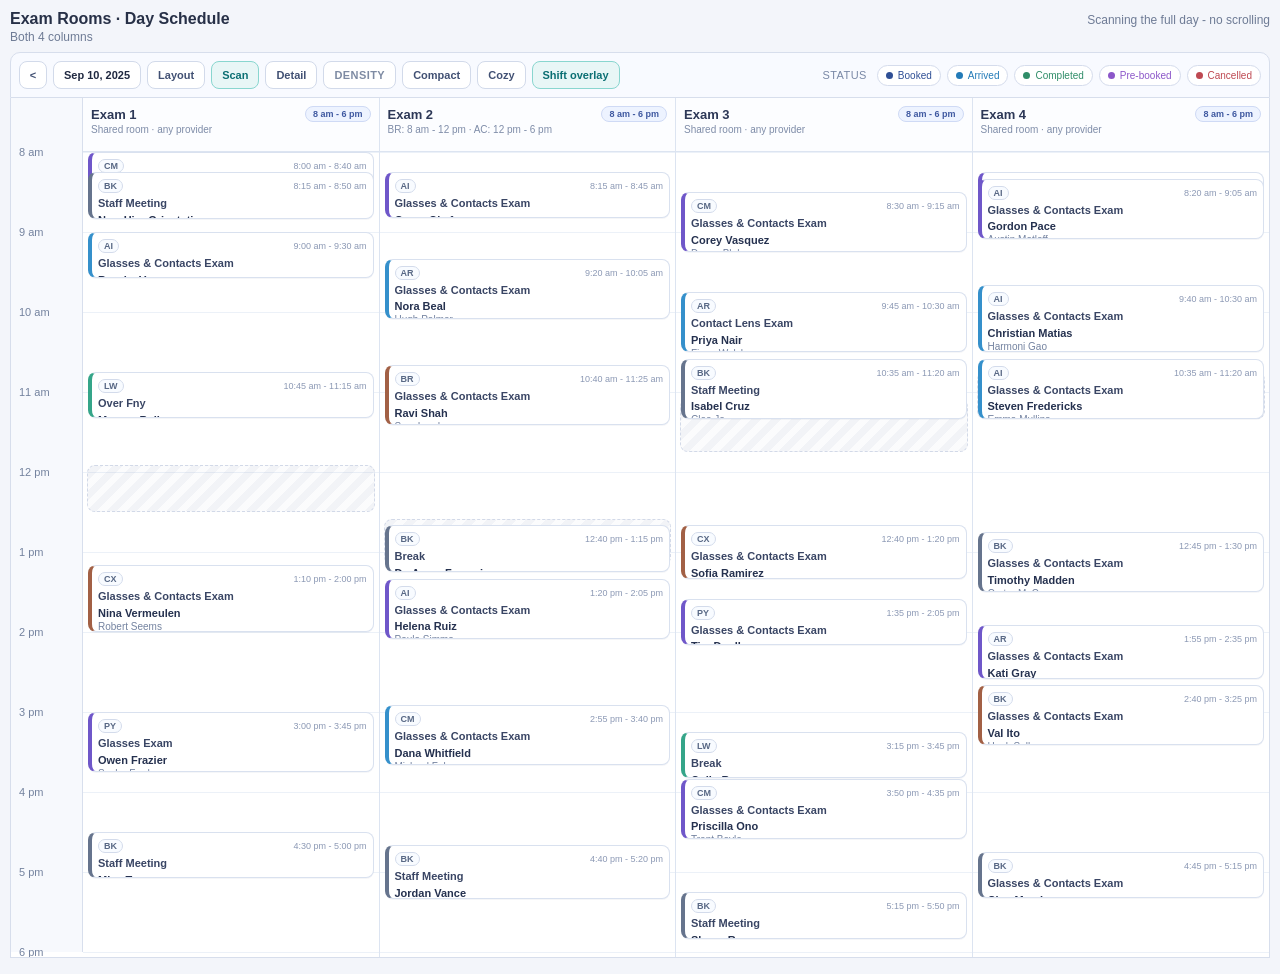
<file: provider-schedule-interface.html>
<!DOCTYPE html>
<html lang="en">
  <head>
    <meta charset="UTF-8" />
    <meta name="viewport" content="width=device-width, initial-scale=1.0" />
    <title>Exam Rooms - Day Schedule</title>
    <style>
      * {
        box-sizing: border-box;
      }

      body {
        margin: 0;
        font-family: Inter, "Segoe UI", Roboto, Arial, sans-serif;
        background: #f3f5fa;
        color: #273047;
      }

      .app-shell {
        max-width: 1500px;
        margin: 0 auto;
        padding: 10px 10px 16px;
      }

      .app-header {
        display: flex;
        justify-content: space-between;
        align-items: baseline;
        margin-bottom: 8px;
      }

      .app-header h1 {
        margin: 0;
        font-size: 16px;
        font-weight: 700;
      }

      .app-header p {
        margin: 2px 0 0;
        color: #6e7b95;
        font-size: 12px;
      }

      .hint {
        margin: 0;
        font-size: 11px;
        color: #8692a8;
      }

      .toolbar {
        display: flex;
        align-items: center;
        justify-content: space-between;
        flex-wrap: wrap;
        gap: 12px;
        padding: 8px;
        border: 1px solid #d7deec;
        border-radius: 10px 10px 0 0;
        background: #f8faff;
      }

      .left-controls {
        display: flex;
        align-items: center;
        flex-wrap: wrap;
        gap: 6px;
      }

      .icon-btn,
      .pill {
        border: 1px solid #d2daea;
        background: #fff;
        color: #415073;
        height: 28px;
        padding: 0 10px;
        border-radius: 8px;
        font-size: 11px;
        font-weight: 600;
      }

      .icon-btn {
        width: 28px;
        padding: 0;
      }

      .pill.strong {
        color: #202941;
      }

      .pill.subtle {
        text-transform: uppercase;
        letter-spacing: 0.04em;
        color: #7e8ba3;
      }

      .pill.selected {
        background: #e8f6f6;
        color: #0b6f73;
        border-color: #89d6cf;
      }

      .status-group {
        display: flex;
        align-items: center;
        gap: 6px;
        flex-wrap: wrap;
      }

      .status-label {
        font-size: 11px;
        text-transform: uppercase;
        letter-spacing: 0.04em;
        color: #7988a6;
        margin-right: 4px;
      }

      .status-chip {
        display: inline-flex;
        align-items: center;
        gap: 5px;
        padding: 4px 8px;
        border-radius: 999px;
        font-size: 10px;
        border: 1px solid #d5dcec;
        background: #fff;
        color: #516188;
      }

      .status-chip::before {
        content: "";
        width: 7px;
        height: 7px;
        border-radius: 50%;
        background: currentColor;
      }

      .status-chip.booked {
        color: #2f4f95;
      }

      .status-chip.arrived {
        color: #237bb8;
      }

      .status-chip.completed {
        color: #2f8d68;
      }

      .status-chip.prebooked {
        color: #8c57c9;
      }

      .status-chip.cancelled {
        color: #be4952;
      }

      .schedule-board {
        display: grid;
        grid-template-columns: 72px 1fr;
        border: 1px solid #d7deec;
        border-top: 0;
        background: #fff;
        min-height: 860px;
        overflow: auto;
      }

      .time-rail {
        position: relative;
        border-right: 1px solid #d8dfed;
        background: #f7f9fd;
      }

      .time-row {
        position: absolute;
        left: 0;
        right: 0;
        transform: translateY(-50%);
        font-size: 11px;
        color: #73829e;
        padding-left: 8px;
      }

      .room-columns {
        display: grid;
        grid-template-columns: repeat(4, minmax(260px, 1fr));
      }

      .room-column {
        border-right: 1px solid #dce4f1;
        position: relative;
      }

      .room-column:last-child {
        border-right: 0;
      }

      .room-header {
        height: 54px;
        border-bottom: 1px solid #dce4f1;
        padding: 8px 8px 6px;
        background: #fcfdff;
      }

      .room-title {
        display: flex;
        align-items: center;
        justify-content: space-between;
        gap: 6px;
      }

      .room-title h2 {
        margin: 0;
        font-size: 13px;
        font-weight: 700;
        color: #2d3857;
      }

      .room-title span {
        border: 1px solid #cfdaf5;
        background: #edf3ff;
        color: #3e58a0;
        border-radius: 999px;
        font-size: 9px;
        padding: 2px 7px;
        font-weight: 700;
      }

      .room-meta {
        margin-top: 2px;
        font-size: 10px;
        color: #7e8ca8;
      }

      .events-layer {
        position: relative;
        height: 800px;
      }

      .hour-line {
        position: absolute;
        left: 0;
        right: 0;
        border-top: 1px solid #ecf1f8;
      }

      .shift-overlay {
        position: absolute;
        left: 4px;
        right: 4px;
        border-radius: 8px;
        background-image: repeating-linear-gradient(
          -45deg,
          rgba(127, 142, 177, 0.1) 0,
          rgba(127, 142, 177, 0.1) 7px,
          rgba(127, 142, 177, 0.03) 7px,
          rgba(127, 142, 177, 0.03) 14px
        );
        border: 1px dashed #d2d9e8;
      }

      .event-card {
        position: absolute;
        left: 5px;
        right: 5px;
        border-radius: 8px;
        padding: 6px;
        border: 1px solid #d9e1ef;
        border-left-width: 4px;
        box-shadow: 0 1px 0 rgba(19, 38, 82, 0.04);
        background: #fff;
        overflow: hidden;
      }

      .event-topline {
        display: flex;
        align-items: center;
        justify-content: space-between;
        gap: 4px;
        margin-bottom: 4px;
      }

      .meta-pill {
        font-size: 9px;
        border-radius: 999px;
        border: 1px solid #d3dbeb;
        padding: 1px 5px;
        background: #f8fbff;
        color: #586885;
        font-weight: 700;
      }

      .meta-time {
        font-size: 9px;
        color: #8b98b4;
        white-space: nowrap;
      }

      .event-title {
        margin: 0;
        font-size: 11px;
        color: #394564;
        font-weight: 700;
        line-height: 1.25;
      }

      .event-patient {
        margin: 3px 0 0;
        font-size: 11px;
        color: #25314f;
        font-weight: 600;
      }

      .event-provider {
        margin: 2px 0 0;
        font-size: 10px;
        color: #7483a0;
      }

      .event-flag {
        margin-top: 4px;
        display: inline-flex;
        border-radius: 999px;
        font-size: 8px;
        font-weight: 700;
        letter-spacing: 0.02em;
        color: #ad5c18;
        background: #fff4e8;
        border: 1px solid #f2d2b4;
        padding: 1px 5px;
      }

      .type-glasses {
        border-left-color: #6f57c9;
      }

      .type-contact {
        border-left-color: #3590cb;
      }

      .type-staff {
        border-left-color: #66748d;
      }

      .type-break {
        border-left-color: #35a589;
      }

      .type-other {
        border-left-color: #a26045;
      }
    </style>
  </head>
  <body>
    <main class="app-shell">
      <header class="app-header">
        <div>
          <h1>Exam Rooms · Day Schedule</h1>
          <p>Both 4 columns</p>
        </div>
        <p class="hint">Scanning the full day - no scrolling</p>
      </header>

      <section class="toolbar">
        <div class="left-controls">
          <button aria-label="Previous day" class="icon-btn">&lt;</button>
          <button class="pill strong">Sep 10, 2025</button>
          <button class="pill">Layout</button>
          <button class="pill selected">Scan</button>
          <button class="pill">Detail</button>
          <button class="pill subtle">Density</button>
          <button class="pill">Compact</button>
          <button class="pill">Cozy</button>
          <button class="pill selected">Shift overlay</button>
        </div>

        <div class="status-group">
          <span class="status-label">Status</span>
          <span class="status-chip booked">Booked</span>
          <span class="status-chip arrived">Arrived</span>
          <span class="status-chip completed">Completed</span>
          <span class="status-chip prebooked">Pre-booked</span>
          <span class="status-chip cancelled">Cancelled</span>
        </div>
      </section>

      <section class="schedule-board" id="schedule-board">
        <aside class="time-rail" id="time-rail"></aside>
        <div class="room-columns" id="room-columns"></div>
      </section>
    </main>

    <script>
      const DAY_START = 8 * 60;
      const DAY_END = 18 * 60;
      const DAY_RANGE = DAY_END - DAY_START;
      const BOARD_HEIGHT = 800;

      const rooms = [
        {
          name: "Exam 1",
          meta: "Shared room · any provider",
          hours: "8 am - 6 pm",
          overlays: [{ start: "11:55", end: "12:30" }],
          events: [
            {
              kind: "glasses",
              code: "CM",
              start: "08:00",
              end: "08:40",
              title: "Glasses & Contacts Exam",
              patient: "Reggie A.",
              provider: "Stephanie Putter"
            },
            {
              kind: "staff",
              code: "BK",
              start: "08:15",
              end: "08:50",
              title: "Staff Meeting",
              patient: "New Hire Orientation",
              provider: "Dr. N. Oko"
            },
            {
              kind: "contact",
              code: "AI",
              start: "09:00",
              end: "09:30",
              title: "Glasses & Contacts Exam",
              patient: "Brooke V.",
              provider: "Tanya Beck"
            },
            {
              kind: "break",
              code: "LW",
              start: "10:45",
              end: "11:15",
              title: "Over Fny",
              patient: "Marcus Bell",
              provider: "Diana West"
            },
            {
              kind: "other",
              code: "CX",
              start: "13:10",
              end: "14:00",
              title: "Glasses & Contacts Exam",
              patient: "Nina Vermeulen",
              provider: "Robert Seems"
            },
            {
              kind: "glasses",
              code: "PY",
              start: "15:00",
              end: "15:45",
              title: "Glasses Exam",
              patient: "Owen Frazier",
              provider: "Sasha Ford"
            },
            {
              kind: "staff",
              code: "BK",
              start: "16:30",
              end: "17:00",
              title: "Staff Meeting",
              patient: "Mies Turner",
              provider: "Elaine Brooks",
              flag: "OLDER ADULT"
            }
          ]
        },
        {
          name: "Exam 2",
          meta: "BR: 8 am - 12 pm · AC: 12 pm - 6 pm",
          hours: "8 am - 6 pm",
          overlays: [{ start: "12:35", end: "13:10" }],
          events: [
            {
              kind: "glasses",
              code: "AI",
              start: "08:15",
              end: "08:45",
              title: "Glasses & Contacts Exam",
              patient: "Grace Okafor",
              provider: "Christina Jackson"
            },
            {
              kind: "contact",
              code: "AR",
              start: "09:20",
              end: "10:05",
              title: "Glasses & Contacts Exam",
              patient: "Nora Beal",
              provider: "Hugh Palmer"
            },
            {
              kind: "other",
              code: "BR",
              start: "10:40",
              end: "11:25",
              title: "Glasses & Contacts Exam",
              patient: "Ravi Shah",
              provider: "Sam Lund",
              flag: "MINOR"
            },
            {
              kind: "staff",
              code: "BK",
              start: "12:40",
              end: "13:15",
              title: "Break",
              patient: "Dr. Avery Furrani",
              provider: "Exam 2"
            },
            {
              kind: "glasses",
              code: "AI",
              start: "13:20",
              end: "14:05",
              title: "Glasses & Contacts Exam",
              patient: "Helena Ruiz",
              provider: "Paula Simms",
              flag: "OLDER ADULT"
            },
            {
              kind: "contact",
              code: "CM",
              start: "14:55",
              end: "15:40",
              title: "Glasses & Contacts Exam",
              patient: "Dana Whitfield",
              provider: "Michael Felone"
            },
            {
              kind: "staff",
              code: "BK",
              start: "16:40",
              end: "17:20",
              title: "Staff Meeting",
              patient: "Jordan Vance",
              provider: "Lucia Moreno"
            }
          ]
        },
        {
          name: "Exam 3",
          meta: "Shared room · any provider",
          hours: "8 am - 6 pm",
          overlays: [{ start: "11:05", end: "11:45" }],
          events: [
            {
              kind: "glasses",
              code: "CM",
              start: "08:30",
              end: "09:15",
              title: "Glasses & Contacts Exam",
              patient: "Corey Vasquez",
              provider: "Devon Blake",
              flag: "MINOR"
            },
            {
              kind: "contact",
              code: "AR",
              start: "09:45",
              end: "10:30",
              title: "Contact Lens Exam",
              patient: "Priya Nair",
              provider: "Fiona Walsh"
            },
            {
              kind: "staff",
              code: "BK",
              start: "10:35",
              end: "11:20",
              title: "Staff Meeting",
              patient: "Isabel Cruz",
              provider: "Cleo Jo",
              flag: "MINOR"
            },
            {
              kind: "other",
              code: "CX",
              start: "12:40",
              end: "13:20",
              title: "Glasses & Contacts Exam",
              patient: "Sofia Ramirez",
              provider: "Wendy Cho"
            },
            {
              kind: "glasses",
              code: "PY",
              start: "13:35",
              end: "14:05",
              title: "Glasses & Contacts Exam",
              patient: "Tim Doolley",
              provider: "Nasia Farr",
              flag: "OLDER ADULT"
            },
            {
              kind: "break",
              code: "LW",
              start: "15:15",
              end: "15:45",
              title: "Break",
              patient: "Colin Reyes",
              provider: "Dr. Artha Chen"
            },
            {
              kind: "glasses",
              code: "CM",
              start: "15:50",
              end: "16:35",
              title: "Glasses & Contacts Exam",
              patient: "Priscilla Ono",
              provider: "Trent Boyle"
            },
            {
              kind: "staff",
              code: "BK",
              start: "17:15",
              end: "17:50",
              title: "Staff Meeting",
              patient: "Shaun Rowan",
              provider: "Tara Quinn"
            }
          ]
        },
        {
          name: "Exam 4",
          meta: "Shared room · any provider",
          hours: "8 am - 6 pm",
          overlays: [{ start: "10:45", end: "11:20" }],
          events: [
            {
              kind: "glasses",
              code: "CM",
              start: "08:15",
              end: "09:00",
              title: "Glasses & Contacts Exam",
              patient: "Gabriel Gomez",
              provider: "Mona Lister"
            },
            {
              kind: "glasses",
              code: "AI",
              start: "08:20",
              end: "09:05",
              title: "Glasses & Contacts Exam",
              patient: "Gordon Pace",
              provider: "Austin Matloff"
            },
            {
              kind: "contact",
              code: "AI",
              start: "09:40",
              end: "10:30",
              title: "Glasses & Contacts Exam",
              patient: "Christian Matias",
              provider: "Harmoni Gao",
              flag: "MINOR"
            },
            {
              kind: "contact",
              code: "AI",
              start: "10:35",
              end: "11:20",
              title: "Glasses & Contacts Exam",
              patient: "Steven Fredericks",
              provider: "Emma Mullins",
              flag: "OLDER ADULT"
            },
            {
              kind: "staff",
              code: "BK",
              start: "12:45",
              end: "13:30",
              title: "Glasses & Contacts Exam",
              patient: "Timothy Madden",
              provider: "Carter McCray"
            },
            {
              kind: "glasses",
              code: "AR",
              start: "13:55",
              end: "14:35",
              title: "Glasses & Contacts Exam",
              patient: "Kati Gray",
              provider: "Brooke Monaco"
            },
            {
              kind: "other",
              code: "BK",
              start: "14:40",
              end: "15:25",
              title: "Glasses & Contacts Exam",
              patient: "Val Ito",
              provider: "Hank Sellers"
            },
            {
              kind: "staff",
              code: "BK",
              start: "16:45",
              end: "17:15",
              title: "Glasses & Contacts Exam",
              patient: "Cleo Marah",
              provider: "Gjon Devkuaj"
            }
          ]
        }
      ];

      function timeToMinutes(timeValue) {
        const parts = timeValue.split(":").map(Number);
        return parts[0] * 60 + parts[1];
      }

      function toTop(startMinutes) {
        return ((startMinutes - DAY_START) / DAY_RANGE) * BOARD_HEIGHT;
      }

      function toHeight(startMinutes, endMinutes) {
        const rawHeight = ((endMinutes - startMinutes) / DAY_RANGE) * BOARD_HEIGHT;
        return Math.max(rawHeight, 46);
      }

      function formatTime(timeValue) {
        const minutes = timeToMinutes(timeValue);
        const hours24 = Math.floor(minutes / 60);
        const min = String(minutes % 60).padStart(2, "0");
        const suffix = hours24 >= 12 ? "pm" : "am";
        const hours12 = hours24 % 12 || 12;
        return hours12 + ":" + min + " " + suffix;
      }

      function renderTimeRail() {
        const rail = document.getElementById("time-rail");
        rail.style.height = BOARD_HEIGHT + 54 + "px";

        for (let hour = 8; hour <= 18; hour += 1) {
          const row = document.createElement("div");
          row.className = "time-row";
          row.style.top = toTop(hour * 60) + 54 + "px";
          const suffix = hour >= 12 ? "pm" : "am";
          const hour12 = hour % 12 || 12;
          row.textContent = hour12 + " " + suffix;
          rail.appendChild(row);
        }
      }

      function renderRoom(roomsContainer, room) {
        const column = document.createElement("article");
        column.className = "room-column";

        const header = document.createElement("header");
        header.className = "room-header";
        header.innerHTML =
          '<div class="room-title"><h2>' +
          room.name +
          "</h2><span>" +
          room.hours +
          '</span></div><div class="room-meta">' +
          room.meta +
          "</div>";

        const eventsLayer = document.createElement("div");
        eventsLayer.className = "events-layer";

        for (let hour = 8; hour <= 18; hour += 1) {
          const line = document.createElement("div");
          line.className = "hour-line";
          line.style.top = toTop(hour * 60) + "px";
          eventsLayer.appendChild(line);
        }

        room.overlays.forEach((overlay) => {
          const overlayNode = document.createElement("div");
          overlayNode.className = "shift-overlay";
          const start = timeToMinutes(overlay.start);
          const end = timeToMinutes(overlay.end);
          overlayNode.style.top = toTop(start) + "px";
          overlayNode.style.height = toHeight(start, end) + "px";
          eventsLayer.appendChild(overlayNode);
        });

        room.events.forEach((event) => {
          const start = timeToMinutes(event.start);
          const end = timeToMinutes(event.end);
          const card = document.createElement("section");
          card.className = "event-card type-" + event.kind;
          card.style.top = toTop(start) + "px";
          card.style.height = toHeight(start, end) + "px";

          card.innerHTML =
            '<div class="event-topline"><span class="meta-pill">' +
            event.code +
            '</span><span class="meta-time">' +
            formatTime(event.start) +
            " - " +
            formatTime(event.end) +
            '</span></div><p class="event-title">' +
            event.title +
            '</p><p class="event-patient">' +
            event.patient +
            '</p><p class="event-provider">' +
            event.provider +
            "</p>" +
            (event.flag ? '<span class="event-flag">' + event.flag + "</span>" : "");

          eventsLayer.appendChild(card);
        });

        column.appendChild(header);
        column.appendChild(eventsLayer);
        roomsContainer.appendChild(column);
      }

      function renderSchedule() {
        renderTimeRail();
        const roomsContainer = document.getElementById("room-columns");
        rooms.forEach((room) => renderRoom(roomsContainer, room));
      }

      renderSchedule();
    </script>
  </body>
</html>
</file>
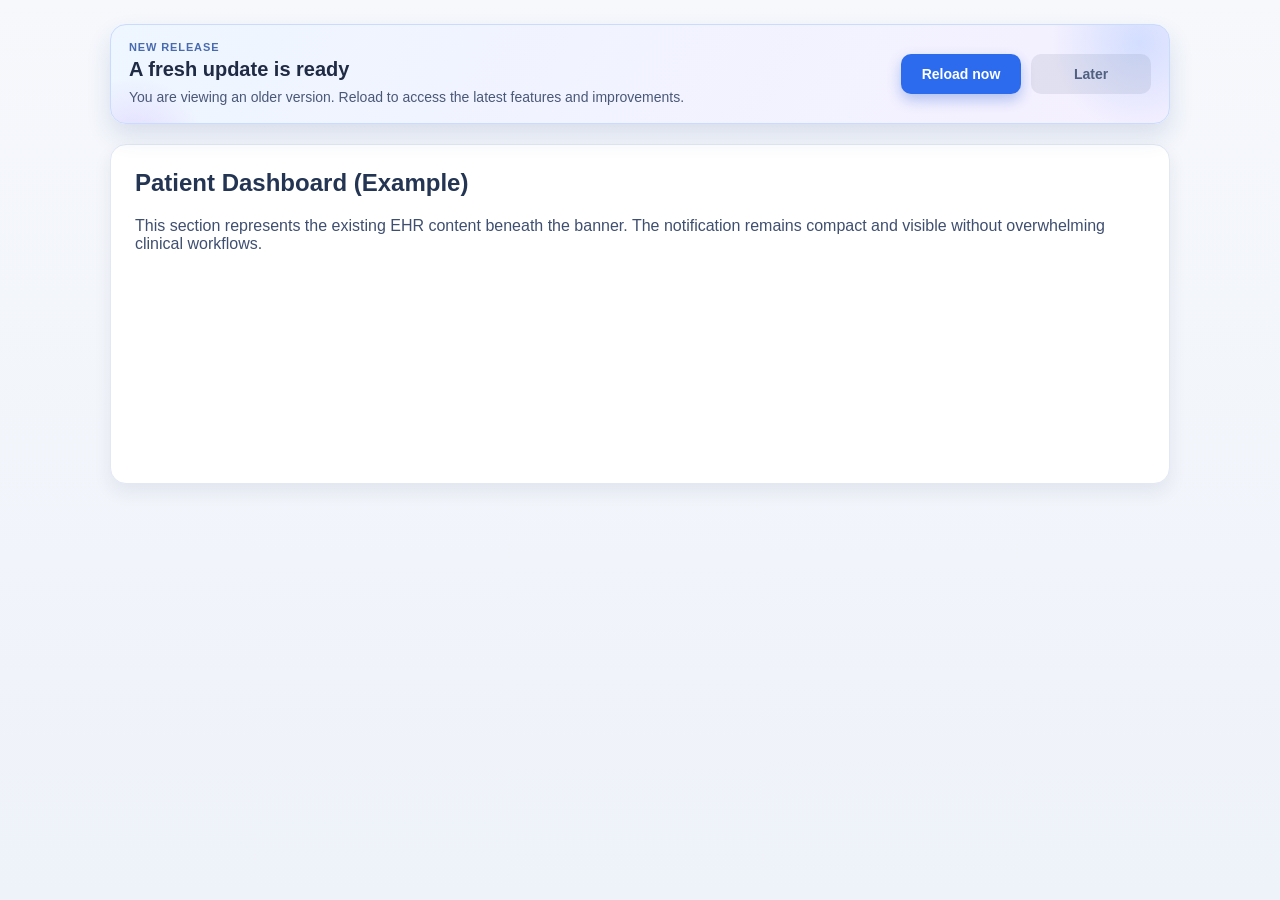
<file: mockups/release-update-banner.html>
<!DOCTYPE html>
<html lang="en">
<head>
  <meta charset="UTF-8" />
  <meta name="viewport" content="width=device-width, initial-scale=1.0" />
  <title>EHR Release Banner Mockup</title>
  <style>
    :root {
      --bg-1: #eef6ff;
      --bg-2: #f5f0ff;
      --border: #c9dbff;
      --title: #1f2a44;
      --body: #4a5878;
      --button: #2c6bed;
      --button-hover: #245ad0;
      --secondary: #506080;
      --surface: #ffffff;
      --shadow: 0 12px 24px rgba(42, 75, 145, 0.14);
    }

    * {
      box-sizing: border-box;
    }

    body {
      margin: 0;
      font-family: Inter, "Segoe UI", Roboto, Helvetica, Arial, sans-serif;
      background: linear-gradient(180deg, #f6f8fc 0%, #eef2f9 100%);
      color: var(--title);
      min-height: 100vh;
    }

    .app-shell {
      max-width: 1100px;
      margin: 0 auto;
      padding: 24px 20px 56px;
    }

    .banner {
      position: sticky;
      top: 16px;
      z-index: 40;
      display: flex;
      align-items: center;
      justify-content: space-between;
      gap: 20px;
      width: 100%;
      border: 1px solid var(--border);
      border-radius: 16px;
      background: linear-gradient(120deg, var(--bg-1) 0%, var(--bg-2) 100%);
      box-shadow: var(--shadow);
      padding: 16px 18px;
      overflow: hidden;
      margin-bottom: 20px;
    }

    .banner::before,
    .banner::after {
      content: "";
      position: absolute;
      pointer-events: none;
      opacity: 0.32;
      border-radius: 999px;
    }

    .banner::before {
      width: 180px;
      height: 180px;
      right: -60px;
      top: -72px;
      background: radial-gradient(circle, #8bb5ff 0%, transparent 70%);
    }

    .banner::after {
      width: 140px;
      height: 140px;
      left: -46px;
      bottom: -94px;
      background: radial-gradient(circle, #c7a2ff 0%, transparent 70%);
    }

    .banner-copy {
      position: relative;
      min-width: 0;
      z-index: 1;
    }

    .eyebrow {
      margin: 0 0 4px;
      text-transform: uppercase;
      letter-spacing: 0.08em;
      font-size: 11px;
      font-weight: 700;
      color: #486bb0;
    }

    .title {
      margin: 0;
      font-size: 20px;
      line-height: 1.2;
      color: var(--title);
    }

    .desc {
      margin: 6px 0 0;
      font-size: 14px;
      line-height: 1.45;
      color: var(--body);
      max-width: 700px;
    }

    .banner-actions {
      position: relative;
      z-index: 1;
      display: flex;
      align-items: center;
      gap: 10px;
      flex-shrink: 0;
    }

    button {
      border: 0;
      border-radius: 10px;
      cursor: pointer;
      font-weight: 600;
      font-size: 14px;
      min-width: 120px;
      min-height: 40px;
      transition: 140ms ease;
      padding: 0 14px;
    }

    .primary {
      background: var(--button);
      color: var(--surface);
      box-shadow: 0 6px 14px rgba(36, 90, 208, 0.32);
    }

    .primary:hover {
      background: var(--button-hover);
      transform: translateY(-1px);
    }

    .primary:focus-visible,
    .secondary:focus-visible {
      outline: 3px solid #80aaff;
      outline-offset: 2px;
    }

    .secondary {
      background: rgba(80, 96, 128, 0.12);
      color: var(--secondary);
    }

    .secondary:hover {
      background: rgba(80, 96, 128, 0.18);
    }

    .mock-content {
      background: var(--surface);
      border-radius: 16px;
      border: 1px solid #e2e8f4;
      box-shadow: 0 8px 18px rgba(37, 54, 92, 0.08);
      padding: 24px;
      color: #3f4f70;
      min-height: 340px;
    }

    .mock-content h2 {
      margin-top: 0;
      color: #243554;
    }

    @media (max-width: 768px) {
      .banner {
        flex-direction: column;
        align-items: flex-start;
      }

      .banner-actions {
        width: 100%;
      }

      .banner-actions button {
        flex: 1;
      }
    }
  </style>
</head>
<body>
  <main class="app-shell">
    <section class="banner" role="status" aria-live="polite">
      <div class="banner-copy">
        <p class="eyebrow">New release</p>
        <h1 class="title">A fresh update is ready</h1>
        <p class="desc">
          You are viewing an older version. Reload to access the latest features and improvements.
        </p>
      </div>
      <div class="banner-actions">
        <button class="primary" id="reloadBtn" type="button">Reload now</button>
        <button class="secondary" id="laterBtn" type="button">Later</button>
      </div>
    </section>

    <section class="mock-content" aria-hidden="true">
      <h2>Patient Dashboard (Example)</h2>
      <p>
        This section represents the existing EHR content beneath the banner. The notification remains compact and
        visible without overwhelming clinical workflows.
      </p>
    </section>
  </main>

  <script>
    const banner = document.querySelector(".banner");
    const reloadBtn = document.getElementById("reloadBtn");
    const laterBtn = document.getElementById("laterBtn");

    reloadBtn.addEventListener("click", () => {
      reloadBtn.disabled = true;
      reloadBtn.textContent = "Reloading...";
      window.location.reload();
    });

    laterBtn.addEventListener("click", () => {
      banner.style.display = "none";
    });
  </script>
</body>
</html>
</file>
<file: styles.css>
* {
  box-sizing: border-box;
}

body {
  margin: 0;
  font-family: Inter, "Segoe UI", Roboto, Arial, sans-serif;
  background: #f3f5fa;
  color: #273047;
}

.app-shell {
  max-width: 1500px;
  margin: 0 auto;
  padding: 10px 10px 16px;
}

.app-header {
  display: flex;
  justify-content: space-between;
  align-items: baseline;
  margin-bottom: 8px;
}

.app-header h1 {
  margin: 0;
  font-size: 16px;
  font-weight: 700;
}

.app-header p {
  margin: 2px 0 0;
  color: #6e7b95;
  font-size: 12px;
}

.hint {
  margin: 0;
  font-size: 11px;
  color: #8692a8;
}

.toolbar {
  display: flex;
  align-items: center;
  justify-content: space-between;
  flex-wrap: wrap;
  gap: 12px;
  padding: 8px;
  border: 1px solid #d7deec;
  border-radius: 10px 10px 0 0;
  background: #f8faff;
}

.left-controls {
  display: flex;
  align-items: center;
  flex-wrap: wrap;
  gap: 6px;
}

.icon-btn,
.pill {
  border: 1px solid #d2daea;
  background: #fff;
  color: #415073;
  height: 28px;
  padding: 0 10px;
  border-radius: 8px;
  font-size: 11px;
  font-weight: 600;
}

.icon-btn {
  width: 28px;
  padding: 0;
}

.pill.strong {
  color: #202941;
}

.pill.subtle {
  text-transform: uppercase;
  letter-spacing: 0.04em;
  color: #7e8ba3;
}

.pill.selected {
  background: #e8f6f6;
  color: #0b6f73;
  border-color: #89d6cf;
}

.status-group {
  display: flex;
  align-items: center;
  gap: 6px;
  flex-wrap: wrap;
}

.status-label {
  font-size: 11px;
  text-transform: uppercase;
  letter-spacing: 0.04em;
  color: #7988a6;
  margin-right: 4px;
}

.status-chip {
  display: inline-flex;
  align-items: center;
  gap: 5px;
  padding: 4px 8px;
  border-radius: 999px;
  font-size: 10px;
  border: 1px solid #d5dcec;
  background: #fff;
  color: #516188;
}

.status-chip::before {
  content: "";
  width: 7px;
  height: 7px;
  border-radius: 50%;
  background: currentColor;
}

.status-chip.booked {
  color: #2f4f95;
}
.status-chip.arrived {
  color: #237bb8;
}
.status-chip.completed {
  color: #2f8d68;
}
.status-chip.prebooked {
  color: #8c57c9;
}
.status-chip.cancelled {
  color: #be4952;
}

.schedule-board {
  display: grid;
  grid-template-columns: 72px 1fr;
  border: 1px solid #d7deec;
  border-top: 0;
  background: #fff;
  min-height: 860px;
  overflow: auto;
}

.time-rail {
  position: relative;
  border-right: 1px solid #d8dfed;
  background: #f7f9fd;
}

.time-row {
  position: absolute;
  left: 0;
  right: 0;
  transform: translateY(-50%);
  font-size: 11px;
  color: #73829e;
  padding-left: 8px;
}

.room-columns {
  display: grid;
  grid-template-columns: repeat(4, minmax(260px, 1fr));
}

.room-column {
  border-right: 1px solid #dce4f1;
  position: relative;
}

.room-column:last-child {
  border-right: 0;
}

.room-header {
  height: 54px;
  border-bottom: 1px solid #dce4f1;
  padding: 8px 8px 6px;
  background: #fcfdff;
}

.room-title {
  display: flex;
  align-items: center;
  justify-content: space-between;
  gap: 6px;
}

.room-title h2 {
  margin: 0;
  font-size: 13px;
  font-weight: 700;
  color: #2d3857;
}

.room-title span {
  border: 1px solid #cfdaf5;
  background: #edf3ff;
  color: #3e58a0;
  border-radius: 999px;
  font-size: 9px;
  padding: 2px 7px;
  font-weight: 700;
}

.room-meta {
  margin-top: 2px;
  font-size: 10px;
  color: #7e8ca8;
}

.events-layer {
  position: relative;
  height: 800px;
}

.hour-line {
  position: absolute;
  left: 0;
  right: 0;
  border-top: 1px solid #ecf1f8;
}

.shift-overlay {
  position: absolute;
  left: 4px;
  right: 4px;
  border-radius: 8px;
  background-image: repeating-linear-gradient(
    -45deg,
    rgba(127, 142, 177, 0.1) 0,
    rgba(127, 142, 177, 0.1) 7px,
    rgba(127, 142, 177, 0.03) 7px,
    rgba(127, 142, 177, 0.03) 14px
  );
  border: 1px dashed #d2d9e8;
}

.event-card {
  position: absolute;
  left: 5px;
  right: 5px;
  border-radius: 8px;
  padding: 6px;
  border: 1px solid #d9e1ef;
  border-left-width: 4px;
  box-shadow: 0 1px 0 rgba(19, 38, 82, 0.04);
  background: #fff;
  overflow: hidden;
}

.event-topline {
  display: flex;
  align-items: center;
  justify-content: space-between;
  gap: 4px;
  margin-bottom: 4px;
}

.meta-pill {
  font-size: 9px;
  border-radius: 999px;
  border: 1px solid #d3dbeb;
  padding: 1px 5px;
  background: #f8fbff;
  color: #586885;
  font-weight: 700;
}

.meta-time {
  font-size: 9px;
  color: #8b98b4;
  white-space: nowrap;
}

.event-title {
  margin: 0;
  font-size: 11px;
  color: #394564;
  font-weight: 700;
  line-height: 1.25;
}

.event-patient {
  margin: 3px 0 0;
  font-size: 11px;
  color: #25314f;
  font-weight: 600;
}

.event-provider {
  margin: 2px 0 0;
  font-size: 10px;
  color: #7483a0;
}

.event-flag {
  margin-top: 4px;
  display: inline-flex;
  border-radius: 999px;
  font-size: 8px;
  font-weight: 700;
  letter-spacing: 0.02em;
  color: #ad5c18;
  background: #fff4e8;
  border: 1px solid #f2d2b4;
  padding: 1px 5px;
}

.type-glasses {
  border-left-color: #6f57c9;
}

.type-contact {
  border-left-color: #3590cb;
}

.type-staff {
  border-left-color: #66748d;
}

.type-break {
  border-left-color: #35a589;
}

.type-other {
  border-left-color: #a26045;
}
</file>
